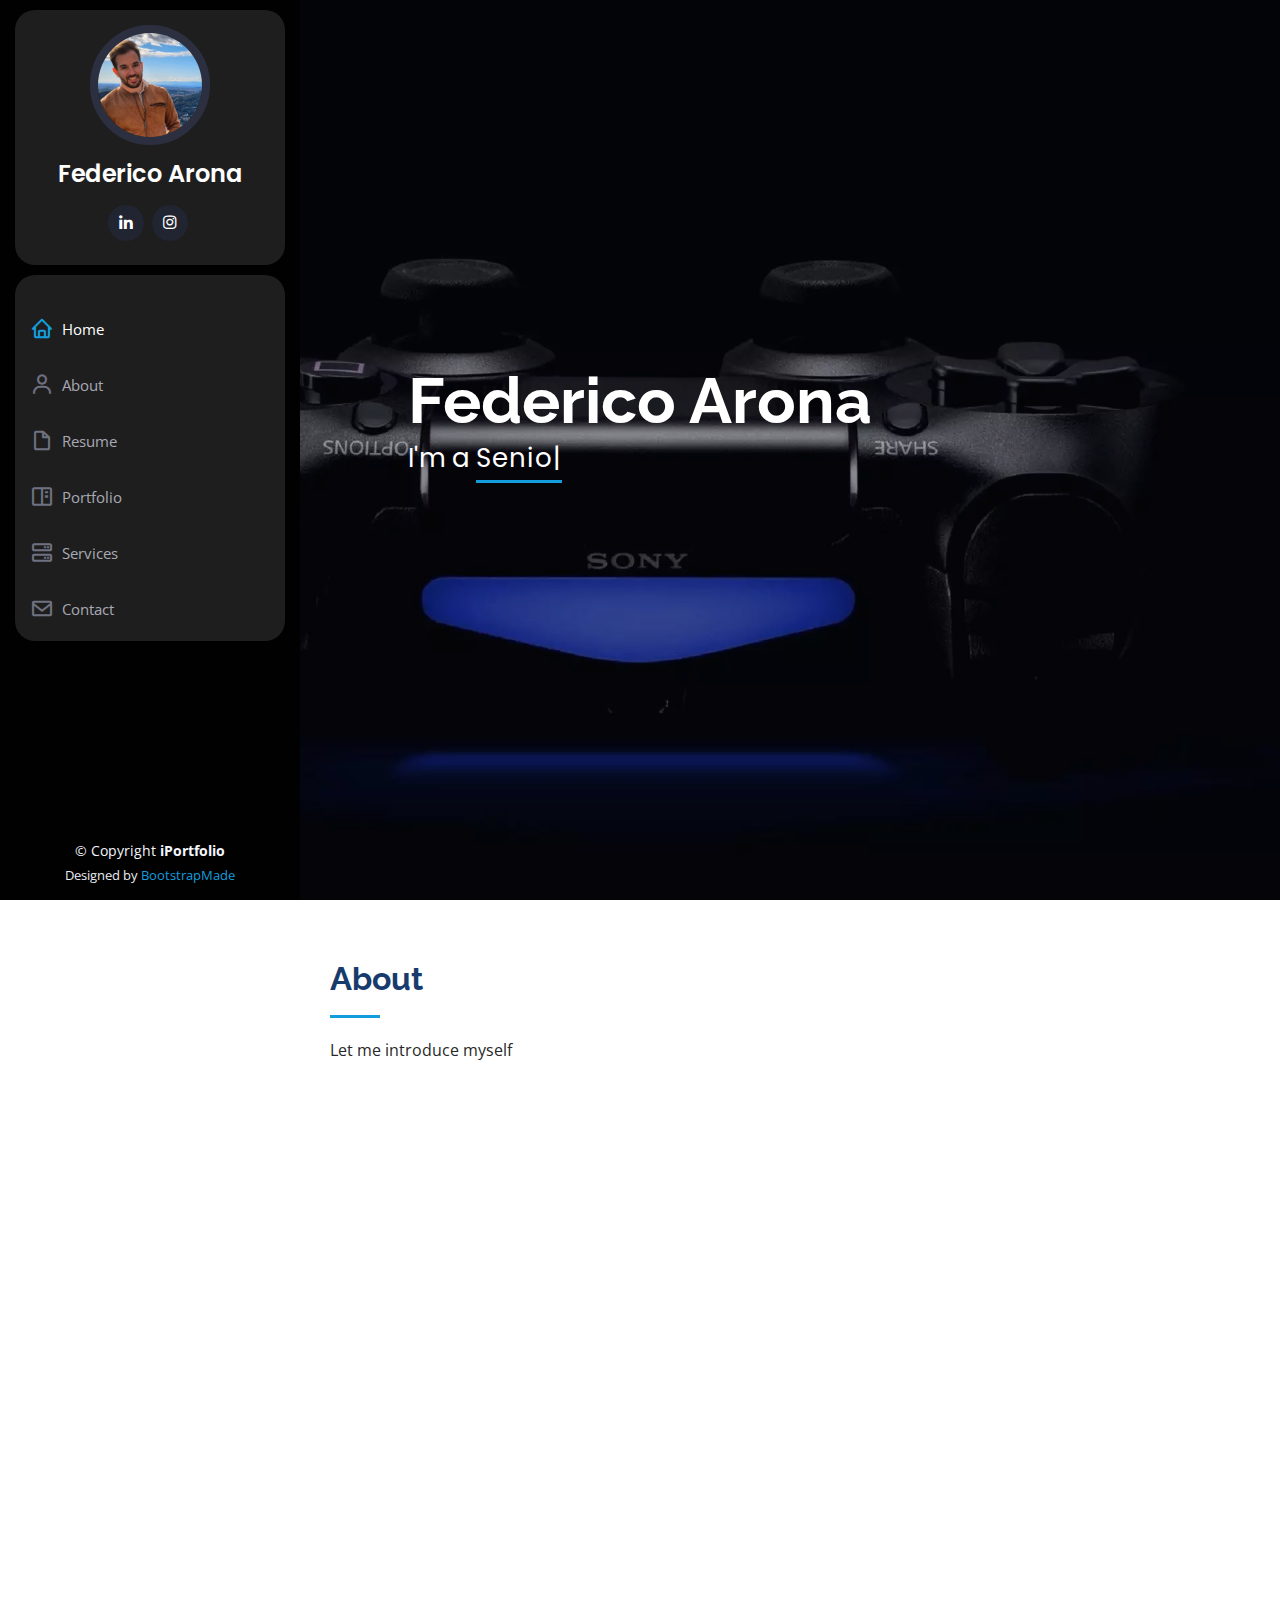
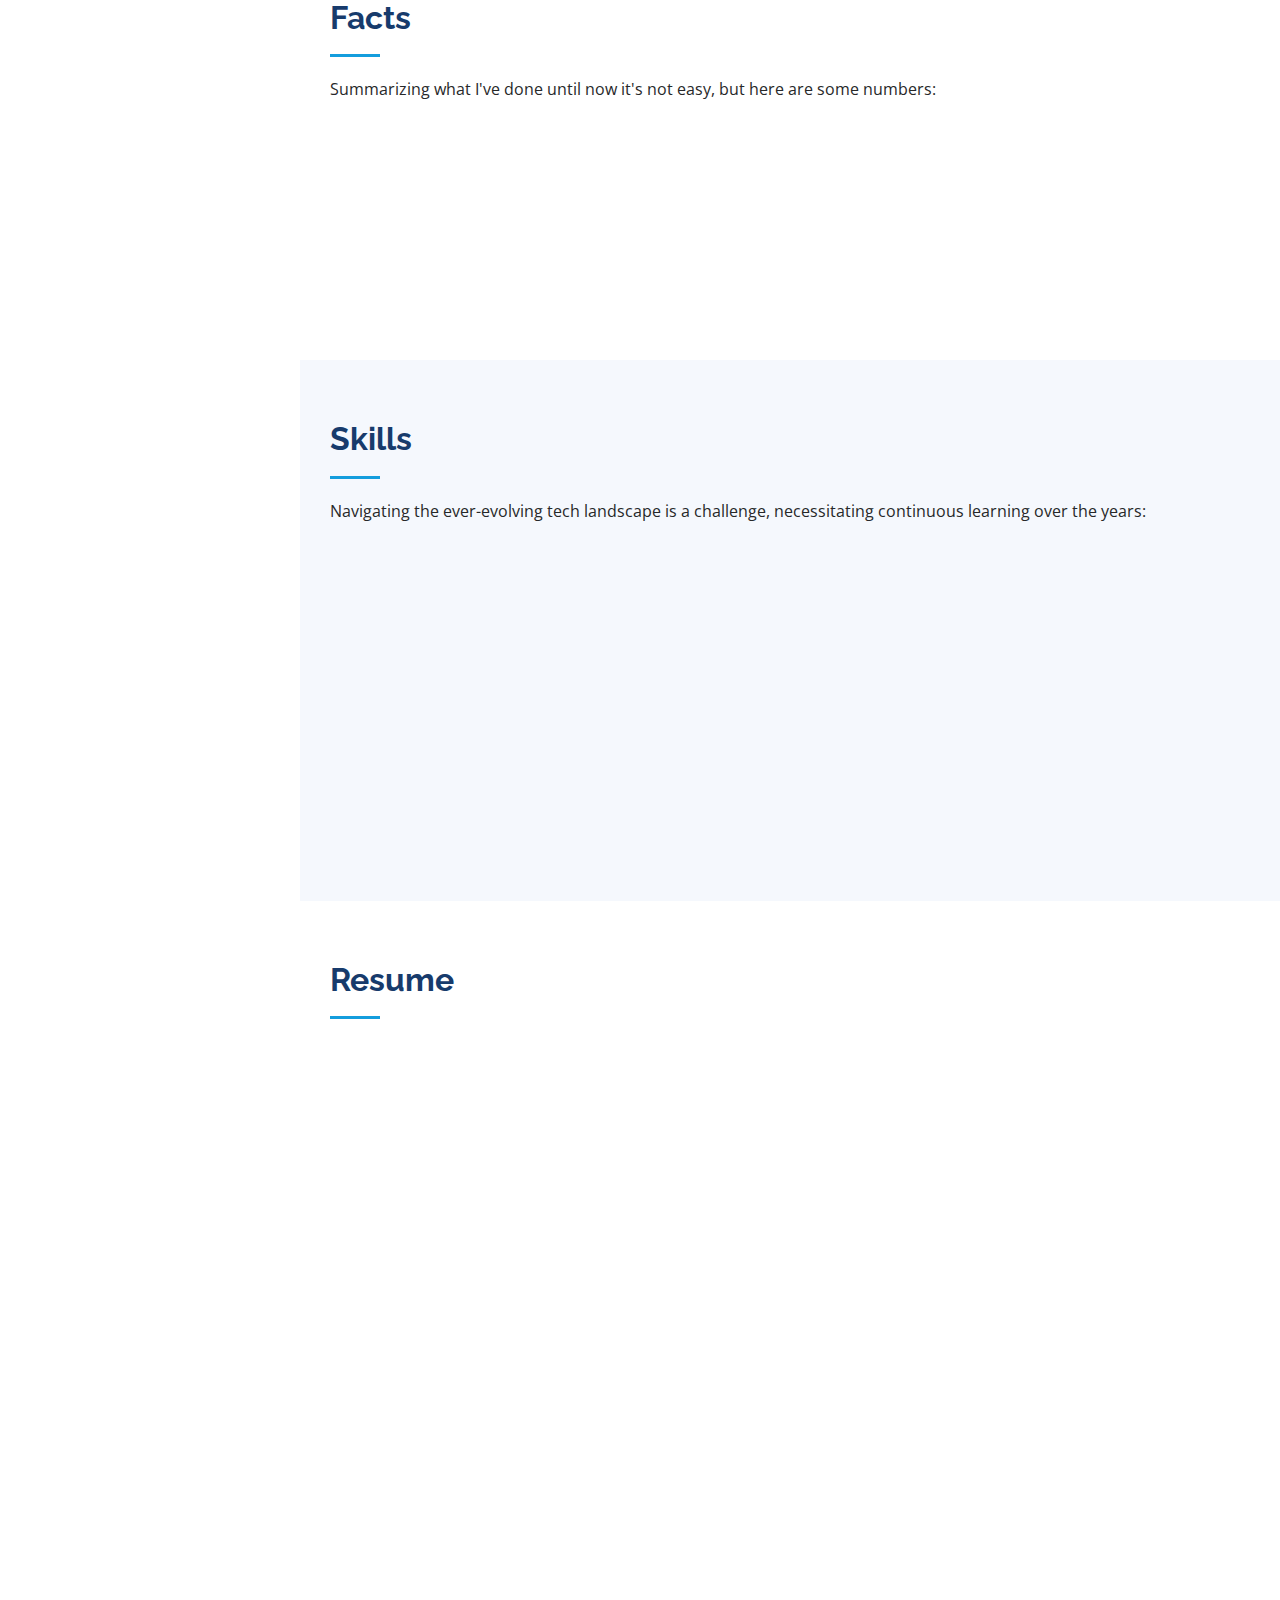
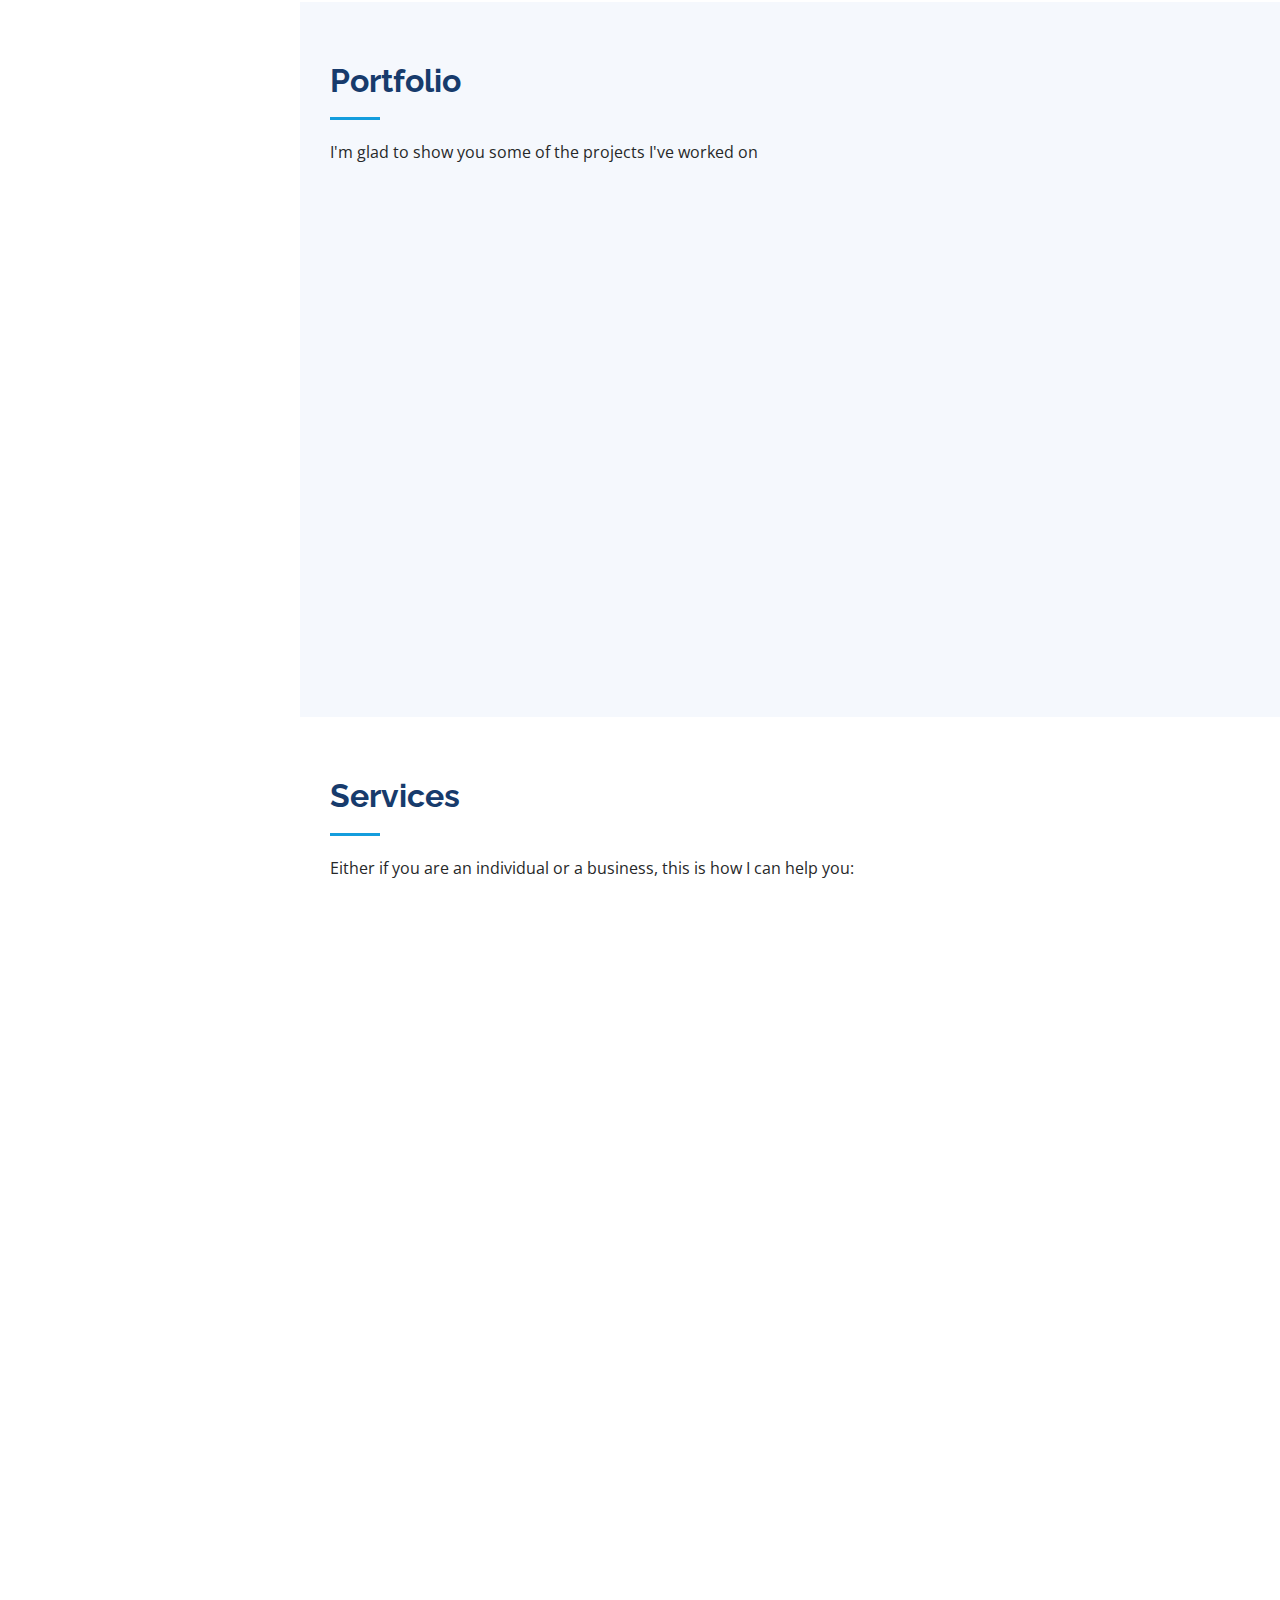
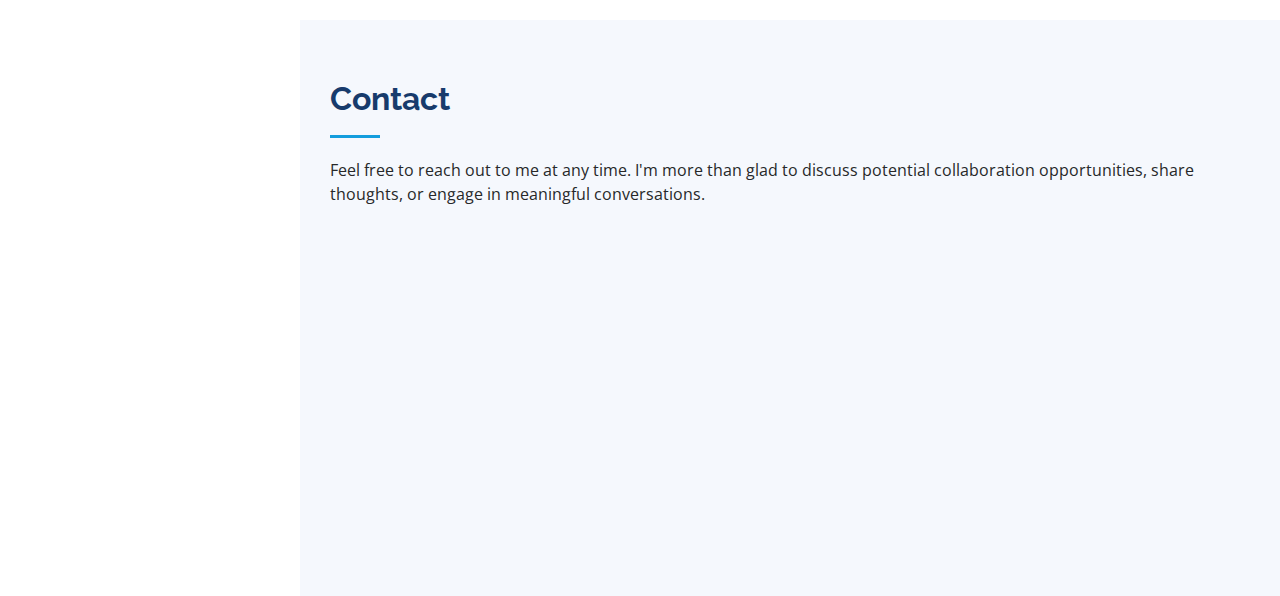
<file: index.html>
<!DOCTYPE html>
<html lang="en">

<head>
  <meta charset="utf-8">
  <meta content="width=device-width, initial-scale=1.0" name="viewport">

  <title>Federico Arona</title>
  <meta content="" name="description">
  <meta content="" name="keywords">

  <!-- Favicons -->
  <link href="assets/img/logo_white_large.png" rel="icon">
  <link href="assets/img/logo_white_large.png" rel="apple-touch-icon">

  <!-- Google Fonts -->
  <link href="https://fonts.googleapis.com/css?family=Open+Sans:300,300i,400,400i,600,600i,700,700i|Raleway:300,300i,400,400i,500,500i,600,600i,700,700i|Poppins:300,300i,400,400i,500,500i,600,600i,700,700i" rel="stylesheet">

  <!-- Vendor CSS Files -->
  <link href="assets/vendor/aos/aos.css" rel="stylesheet">
  <link href="assets/vendor/bootstrap/css/bootstrap.min.css" rel="stylesheet">
  <link href="assets/vendor/bootstrap-icons/bootstrap-icons.css" rel="stylesheet">
  <link href="assets/vendor/boxicons/css/boxicons.min.css" rel="stylesheet">
  <link href="assets/vendor/glightbox/css/glightbox.min.css" rel="stylesheet">
  <link href="assets/vendor/swiper/swiper-bundle.min.css" rel="stylesheet">

  <!-- Template Main CSS File -->
  <link href="assets/css/style.css" rel="stylesheet">

  <!-- =======================================================
  * Template Name: iPortfolio
  * Updated: Jul 27 2023 with Bootstrap v5.3.1
  * Template URL: https://bootstrapmade.com/iportfolio-bootstrap-portfolio-websites-template/
  * Author: BootstrapMade.com
  * License: https://bootstrapmade.com/license/
  ======================================================== -->
</head>

<body>

  <!-- ======= Mobile nav toggle button ======= -->
  <i class="bi bi-list mobile-nav-toggle d-xl-none"></i>

  <!-- ======= Header ======= -->
  <header id="header">
    <div class="d-flex flex-column">

      <div class="profile">
        <img src="assets/img/me.webp" alt="" class="img-fluid rounded-circle">
        <h1 class="text-light"><a href="index.html">Federico Arona</a></h1>
        <div class="social-links mt-3 text-center">
          <!--
          <a href="#" class="twitter"><i class="bx bxl-twitter"></i></a>
          <a href="#" class="facebook"><i class="bx bxl-facebook"></i></a>
          <a href="#" class="google-plus"><i class="bx bxl-skype"></i></a>
          -->
          <a href="https://www.linkedin.com/in/federico-arona-595134163/" class="linkedin"><i class="bx bxl-linkedin"></i></a>
          <a href="https://www.instagram.com/itsfedefico/" class="instagram"><i class="bx bxl-instagram"></i></a>
        </div>          
</br>

      </div>

      <nav id="navbar" class="nav-menu navbar">
        <ul>
          <li><a href="#hero" class="nav-link scrollto active"><i class="bx bx-home"></i> <span>Home</span></a></li>
          <li><a href="#about" class="nav-link scrollto"><i class="bx bx-user"></i> <span>About</span></a></li>
          <li><a href="#resume" class="nav-link scrollto"><i class="bx bx-file-blank"></i> <span>Resume</span></a></li>
          <li><a href="#portfolio" class="nav-link scrollto"><i class="bx bx-book-content"></i> <span>Portfolio</span></a></li>
          <li><a href="#services" class="nav-link scrollto"><i class="bx bx-server"></i> <span>Services</span></a></li>
          <li><a href="#contact" class="nav-link scrollto"><i class="bx bx-envelope"></i> <span>Contact</span></a></li>
        </ul>
      </nav><!-- .nav-menu -->
    </div>
  </header><!-- End Header -->

  <!-- ======= Hero Section ======= -->
  <section id="hero" class="d-flex flex-column justify-content-center align-items-center">
    <div class="hero-container" data-aos="fade-in">
      <h1>Federico Arona</h1>
      <p>I'm a <span class="typed" data-typed-items="Senior Game Engineer, Software Developer, Freelancer"></span></p>
    </div>
  </section><!-- End Hero -->

  <main id="main">

    <!-- ======= About Section ======= -->
    <section id="about" class="about">
      <div class="container">

        <div class="section-title">
          <h2>About</h2>
          <p>
            Let me introduce myself
          </p>
        </div>

        <div class="row">
          <div class="col-lg-4" data-aos="fade-right">
            <img src="assets/img/me.webp" class="img-fluid" alt="">
          </div>
          <div class="col-lg-8 pt-4 pt-lg-0 content" data-aos="fade-left">
            <h3>Unreal Engine Senior Engineer &amp; Software Engineer.</h3>
            <p class="fst-italic">
              I am a dedicated Engineer driven by a passion for crafting elegant code, a relentless curiosity for acquiring new skills, and an unwavering commitment to pursuing my aspirations.
            </p>
            <div class="row">
              <div class="col-lg-6">
                <ul>
                  <li><i class="bi bi-chevron-right"></i> <strong>Birthday:</strong> <span>11 December 1994</span></li>
                  <li><i class="bi bi-chevron-right"></i> <strong>City:</strong> <span>Milan, Italy</span></li>
                </ul>
              </div>
              <div class="col-lg-6">
                <ul>
                  <li><i class="bi bi-chevron-right"></i> <strong>Age:</strong> <span>28</span></li>
                  <li><i class="bi bi-chevron-right"></i> <strong>Email:</strong> <span>federico.arona.94@gmail.com</span></li>
                  <li><i class="bi bi-chevron-right"></i> <strong>Freelance:</strong> <span>Available</span></li>
                </ul>
              </div>
            </div>
            <p>
              6+ years shaping captivating gaming worlds with Unreal Engine 4 and 5. 
            </br>
              Skilled software Engineer versed in state of the art technologies and tools. 
            </br>
              Fluent in C++, Java,
              C#, Python. 
            </br>
              Passionate about innovative, immersive
              experiences
            </p>
          </div>
        </div>

      </div>
    </section><!-- End About Section -->

    <!-- ======= Facts Section ======= -->
    <section id="facts" class="facts">
      <div class="container">

        <div class="section-title">
          <h2>Facts</h2>
          <p>Summarizing what I've done until now it's not easy, but here are some numbers:</p>
        </div>

        <div class="row no-gutters">

          <div class="col-lg-4 col-md-6 d-md-flex align-items-md-stretch" data-aos="fade-up">
            <div class="count-box">
              <i class="bi bi-controller"></i>
              <span data-purecounter-start="0" data-purecounter-end="6" data-purecounter-duration="1" class="purecounter">+</span>
              <p>Years Experience with <strong>Unreal Engine</strong></p>
            </div>
          </div>

          <div class="col-lg-4 col-md-6 d-md-flex align-items-md-stretch" data-aos="fade-up" data-aos-delay="200">
            <div class="count-box">
              <i class="bi bi-laptop"></i>
              <span data-purecounter-start="0" data-purecounter-end="5" data-purecounter-duration="1" class="purecounter"></span>
              <p>Years Experience in <strong>software development</strong> </p>
            </div>
          </div>

          <div class="col-lg-4 col-md-6 d-md-flex align-items-md-stretch" data-aos="fade-up" data-aos-delay="100">
            <div class="count-box">
              <i class="bi bi-journal-richtext"></i>
              <span data-purecounter-start="0" data-purecounter-end="10" data-purecounter-duration="1" class="purecounter"></span>
              <p><strong>Diverse Projects</strong> completed spanning videogames and web apps</p>
            </div>
          </div>

          <!--div class="col-lg-3 col-md-6 d-md-flex align-items-md-stretch" data-aos="fade-up" data-aos-delay="300">
            <div class="count-box">
              <i class="bi bi-tools"></i>
              <span data-purecounter-start="0" data-purecounter-end="20" data-purecounter-duration="1" class="purecounter"></span>
              <p><strong>Languages and Tools</strong> known</p>
            </div>
          </div-->

        </div>

      </div>
    </section><!-- End Facts Section -->

    <!-- ======= Skills Section ======= -->
    <section id="skills" class="skills section-bg">
      <div class="container">

        <div class="section-title">
          <h2>Skills</h2>
          <p>Navigating the ever-evolving tech landscape is a challenge, necessitating continuous learning over the years:</p>
        </div>

        <div class="row skills-content">
          <div class="col-lg-6" data-aos="fade-up" data-aos-delay="100">
            <ul>
              <li><i class="bi bi-laptop"></i>Unreal Engine 4/5 - Unity</li>
              <li><i class="bi bi-laptop"></i>Spring - Laravel</li>
              <li><i class="bi bi-laptop"></i>React - Angular</li>
              <li><i class="bi bi-laptop"></i>MySql/MongoDB Databases</li>
              <li><i class="bi bi-laptop"></i>Cloud Architecture - Microservice Architecture</li>
              <li><i class="bi bi-laptop"></i>Docker - Kubernetes</li>
            </ul>
          </div>
          <div class="col-lg-6" data-aos="fade-up">
            <ul>
              <li><i class="bi bi-code-slash"></i>C/C++</li>
              <li><i class="bi bi-code-slash"></i>Java</li>
              <li><i class="bi bi-code-slash"></i>Python</li>
              <li><i class="bi bi-code-slash"></i>C#</li>
              <li><i class="bi bi-code-slash"></i>TypeScript</li>
              <li><i class="bi bi-code-slash"></i>JavaScript</li>
            </ul>
          </div>
        </div>
      </br>
        </div>

      </div>
    </section><!-- End Skills Section -->

    <!-- ======= Resume Section ======= -->
    <section id="resume" class="resume">
      <div class="container">

        <div class="section-title">
          <h2>Resume</h2>
          <p></p>
        </div>

        <div class="row">
          <div class="col-lg-6" data-aos="fade-up" data-aos-delay="100">
            <h3 class="resume-title">Professional Experience</h3>
            <div class="resume-item">
              <h4>Senior C++ Engineer - Unreal Engine 5</h4>
              <h5>March 2022 - August 2023 </h5>
              <p><em>Star Atlas @ ATMTA</em></p>
              <p>At Star Atlas, I leveraged the power of Unreal Engine 5 to bring to the reality a new massive videogame experience.</p>
              <ul>
                <li>Development of core game functionalities</li>
                <li>Implementation of gameplay abilities using <strong>Gameplay Ability System</strong> </li>
                <li>Implementation of Online Services using Unreal's <strong>Online Service Interface</strong> and <strong>Online Subsystem Interface</strong> (targeting EOS)</li>
                <li>Integration of third-party multiplayer frameworks suchs as <strong>Nakama</strong> and <strong>Colyseus</strong></li>
                <li>Implementation of gameplay multiplayer functionalities handling <strong>replication</strong> and <strong>prediction</strong></li>
                <li>Implementation of social features such as <strong>text chats</strong> and <strong>voice chats</strong></li>
                <li>Led, mentored, and supported junior team members throughout project</li>
              </ul>
              </p>
            </div>

            <div class="resume-item">
              <h4>Game Engineer - Unreal Engine 4</h4>
              <h5>September 2017 - July 2019 | December 2019 - December 2021</h5>
              <p><em>Stormind Games</em></p>
              <p>I worked on the development and shipping of "Remothered: Tormented Fathers", "Remothered: Broken Porcelain" and "Batora: Lost Haven" using Unreal Engine 4.</p>
              <ul>
                <li>Development of core game functionalities such as Gameplay Progression, Save system, Interactions, collectibles.</li>
                <li>Integration with <strong>Steam Online Services</strong></li>
                <li>AI Development using <strong>Behaviour Trees</strong>, <strong>Navigation System</strong>, <strong>AI Perception</strong> and <strong>EQS</strong></li>
                <li><strong>Porting to consoles</strong> (XboxOne, PS4) optimizing code and integrating with Microsoft and Sony SKDs</li>
              </ul>
              </p>
            </div>
            <div class="resume-item">
              <h4>IT Consultant</h4>
              <h5>June 2020 - October 2022</h5>
              <p><em>Logistics Reply, Milan, IT </em></p>
              <p>As an IT Consultant for Logistics Reply I designed, developed and mantained core functionalities using the Java EE suite and many other tools.</p>
              <ul>
                <li>Develop and extend core system features</li>
                <li>Design, implement and mantain RESTful APIs to integrate with external systems</li>
                <li>Implement automated APIs test</li>
              </ul>
              </p>
            </div>
            <div class="resume-item">
              <h4>Freelance Software Engineer</h4>
              <h5>October 2019 - Present</h5>
              <p>Innovative software engineer with expertise in designing and developing complex applications. 
                Proficient in a range of programming languages and technologies, I excel in crafting efficient, scalable, and reliable software solutions</p>
              <ul>
                <li>Collection and systematizion of client requirements and specifications</li>
                <li>Engineering, implementation, and upholding of <strong>MySQL</strong> and <strong>MongoDB</strong> databases</li>
                <li>Development of multiple backend services using <strong>microservices architecture</strong>, queues and REST APIs for microservices communication</li>
                <li>Deploy automation, deploy scripts using <strong>k8s</strong> and <strong>Docker</strong> to cloud services or on-site solutions</li>
                <li>Leader of a team of developers</li>
              </ul>
              </p>
            </div>
          </div>
          
          <div class="col-lg-6" data-aos="fade-up">
            <h3 class="resume-title">Education</h3>
            <div class="resume-item">
              <h4>Bachelor in Informatics Engineering</h4>
              <h5>2014 - 2020</h5>
              <p><em>Università degli Studi di Catania, Catania, IT</em></p>
              <p>University gave me the opportunity to learn a lot of aspects of IT world, giving me a direction to follow to achieve my goals.</p>
              <ul>
                <li>Digital Games Development</li>
                <li>Object Oriented Programming</li>
                <li>Internet Architecture and Web Programming</li>
                <li>Operating Systems</li>
                <li>Electronic Calculators</li>
                <li>Physics</li>
                <li>Mathematical Analysis</li>
              </ul>
            </div>
          </div>
        </div>

      </div>
    </section><!-- End Resume Section -->

    <!-- ======= Portfolio Section ======= -->
    <section id="portfolio" class="portfolio section-bg">
      <div class="container">

        <div class="section-title">
          <h2>Portfolio</h2>
          <p>I'm glad to show you some of the projects I've worked on</p>
        </div>

        <div class="row" data-aos="fade-up">
          <div class="col-lg-12 d-flex justify-content-center">
            <ul id="portfolio-flters">
              <li data-filter="*" class="filter-active">All</li>
              <li data-filter=".filter-videogames">Videogames</li>
              <li data-filter=".filter-app">Web App</li>
            </ul>
          </div>
        </div>

        <div class="row portfolio-container" data-aos="fade-up" data-aos-delay="100">

          <div class="col-lg-4 col-md-6 portfolio-item filter-videogames">
            <div class="portfolio-wrap">
              <img src="assets/img/portfolio/Star-Atlas.webp" class="img-fluid" alt="">
              <div class="portfolio-links">
                <a href="portfolio-details-star-atlas.html" title="More Details"><i class="bx bx-plus"></i></a>
              </div>
            </div>
          </div>

          <div class="col-lg-4 col-md-6 portfolio-item filter-videogames">
            <div class="portfolio-wrap">
              <img src="assets/img/portfolio/remo-tf.jpg" class="img-fluid" alt="">
              <div class="portfolio-links">
                <a href="portfolio-details-remo-tf.html" title="More Details"><i class="bx bx-plus"></i></a>
              </div>
            </div>
          </div>

          <div class="col-lg-4 col-md-6 portfolio-item filter-videogames">
            <div class="portfolio-wrap">
              <img src="assets/img/portfolio/remo-bp.jpg" class="img-fluid" alt="">
              <div class="portfolio-links">
                <a href="portfolio-details-remo-bp.html" title="More Details"><i class="bx bx-plus"></i></a>
              </div>
            </div>
          </div>

          <div class="col-lg-4 col-md-6 portfolio-item filter-videogames">
            <div class="portfolio-wrap">
              <img src="assets/img/portfolio/batora.jpg" class="img-fluid" alt="">
              <div class="portfolio-links">
                <a href="portfolio-details-batora.html" title="More Details"><i class="bx bx-plus"></i></a>
              </div>
            </div>
          </div>

          <div class="col-lg-4 col-md-6 portfolio-item filter-app">
            <div class="portfolio-wrap">
              <img src="assets/img/portfolio/mrm.png" class="img-fluid" alt="">
              <div class="portfolio-links">
                <a href="portfolio-details-mrm.html" title="More Details"><i class="bx bx-plus"></i></a>
              </div>
            </div>
          </div>
         
          <div class="col-lg-4 col-md-6 portfolio-item filter-app">
            <div class="portfolio-wrap">
              <img src="assets/img/portfolio/selectic.png" class="img-fluid" alt="">
              <div class="portfolio-links">
                <a href="portfolio-details-selectic.html" title="More Details"><i class="bx bx-plus"></i></a>
              </div>
            </div>
          </div>

        </div>

      </div>
    </section><!-- End Portfolio Section -->

    <!-- ======= Services Section ======= -->
    <section id="services" class="services">
      <div class="container">

        <div class="section-title">
          <h2>Services</h2>
          <p>Either if you are an individual or a business, this is how I can help you:</p>
        </div>

        <div class="row">
          <div class="col-lg-6 col-md-6 icon-box" data-aos="fade-up">
            <div class="icon"><i class="bi bi-briefcase"></i></div>
            <h4 class="title"><a href="">Consultation and Solution Design</a></h4>
            <p class="description">Harness my expertise in the tech industry to elevate your business's digital strategies. 
              I offer comprehensive consultations to understand your unique needs and design solutions that align with your goals. 
            </p>
          </div>
          <div class="col-lg-6 col-md-6 icon-box" data-aos="fade-up" data-aos-delay="100">
            <div class="icon"><i class="bi bi-card-checklist"></i></div>
            <h4 class="title"><a href="">Custom Software Development</a></h4>
            <p class="description">Transform your ideas into reality with custom software solutions. 
              Whether you're envisioning a captivating game or a streamlined web app, my experience in game development and web application 
              creation ensures that your project is crafted to meet your specific requirements.</p>
          </div>
          <div class="col-lg-6 col-md-6 icon-box" data-aos="fade-up" data-aos-delay="200">
            <div class="icon"><i class="bi bi-bar-chart"></i></div>
            <h4 class="title"><a href="">Project Management and Agile Implementation</a></h4>
            <p class="description">Navigate the complexities of project management with confidence. Let me guide you through the project lifecycle, from meticulous planning and scope definition to agile implementation and on-time delivery.</p>
          </div>
          <div class="col-lg-6 col-md-6 icon-box" data-aos="fade-up" data-aos-delay="300">
            <div class="icon"><i class="bi bi-binoculars"></i></div>
            <h4 class="title"><a href="">Digital Transformation Strategy</a></h4>
            <p class="description">Embrace the future with robust digital transformation strategies. My deep understanding of technology trends allows me to assist your business in adopting cutting-edge tools, migrating legacy systems, and executing solutions that align with your long-term growth objectives.</p>
          </div>
          <div class="col-lg-6 col-md-6 icon-box" data-aos="fade-up" data-aos-delay="400">
            <div class="icon"><i class="bi bi-brightness-high"></i></div>
            <h4 class="title"><a href="">Interactive Mockup Design</a></h4>
            <p class="description">Visualize your ideas with interactive mockups created through my company. With a deep understanding of user experience and design principles, I can transform your concepts into clickable prototypes. Whether for apps, websites, or software, these mockups provide a tangible preview of your vision.</p>
          </div>
         
        </div>

      </div>
    </section><!-- End Services Section -->

    <!-- ======= Contact Section ======= -->
    <section id="contact" class="contact section-bg">
      <div class="container">

        <div class="section-title">
          <h2>Contact</h2>
          <p>Feel free to reach out to me at any time. I'm more than glad to discuss potential collaboration opportunities, share thoughts, or engage in meaningful conversations.</p>
        </div>

        <div class="row" data-aos="fade-in">

          <div class="col-lg-5 d-flex align-items-stretch">
            <div class="info">
              <div class="address">
                <i class="bi bi-geo-alt"></i>
                <h4>Location:</h4>
                <p>Milan, Italy</p>
              </div>

              <div class="email">
                <i class="bi bi-envelope"></i>
                <h4>Email:</h4>
                <p>federico.arona.94@gmail.com</p>
              </div>
            </div>
          </div>
        </div>
      </div>
    </section><!-- End Contact Section -->

  </main><!-- End #main -->

  <!-- ======= Footer ======= -->
  <footer id="footer">
    <div class="container">
      <div class="copyright">
        &copy; Copyright <strong><span>iPortfolio</span></strong>
      </div>
      <div class="credits">
        <!-- All the links in the footer should remain intact. -->
        <!-- You can delete the links only if you purchased the pro version. -->
        <!-- Licensing information: https://bootstrapmade.com/license/ -->
        <!-- Purchase the pro version with working PHP/AJAX contact form: https://bootstrapmade.com/iportfolio-bootstrap-portfolio-websites-template/ -->
        Designed by <a href="https://bootstrapmade.com/">BootstrapMade</a>
      </div>
    </div>
  </footer><!-- End  Footer -->

  <a href="#" class="back-to-top d-flex align-items-center justify-content-center"><i class="bi bi-arrow-up-short"></i></a>

  <!-- Vendor JS Files -->
  <script src="assets/vendor/purecounter/purecounter_vanilla.js"></script>
  <script src="assets/vendor/aos/aos.js"></script>
  <script src="assets/vendor/bootstrap/js/bootstrap.bundle.min.js"></script>
  <script src="assets/vendor/glightbox/js/glightbox.min.js"></script>
  <script src="assets/vendor/isotope-layout/isotope.pkgd.min.js"></script>
  <script src="assets/vendor/swiper/swiper-bundle.min.js"></script>
  <script src="assets/vendor/typed.js/typed.umd.js"></script>
  <script src="assets/vendor/waypoints/noframework.waypoints.js"></script>
  <script src="assets/vendor/php-email-form/validate.js"></script>

  <!-- Template Main JS File -->
  <script src="assets/js/main.js"></script>

</body>

</html>
</file>
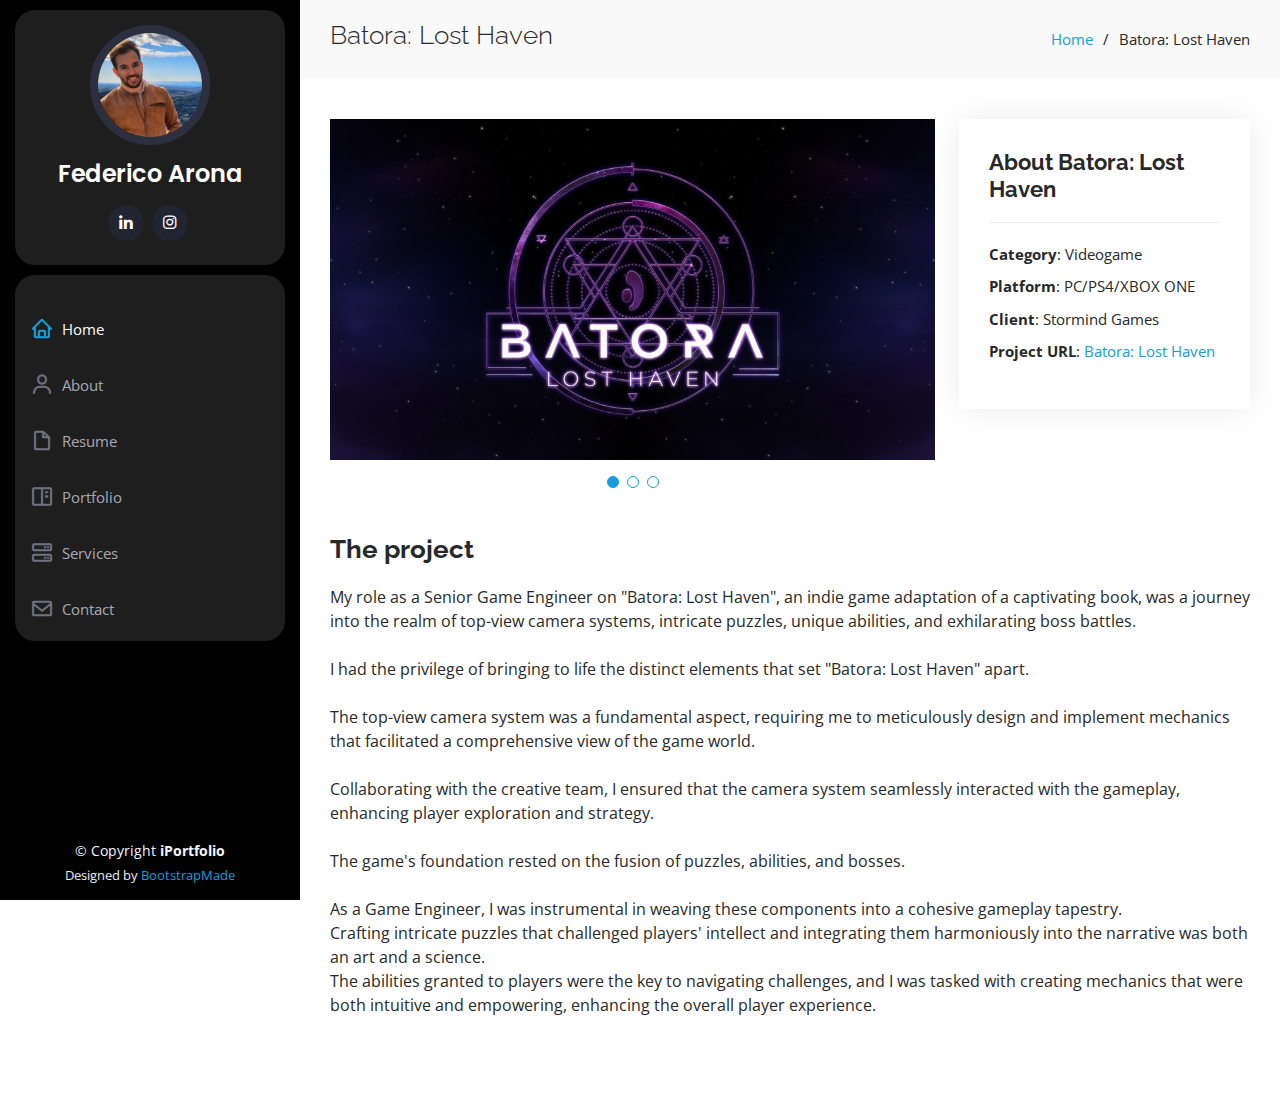
<file: portfolio-details-batora.html>
<!DOCTYPE html>
<html lang="en">

<head>
  <meta charset="utf-8">
  <meta content="width=device-width, initial-scale=1.0" name="viewport">

  <title>Portfolio Details - Batora: Lost Haven</title>
  <meta content="" name="description">
  <meta content="" name="keywords">

  <!-- Favicons -->
  <link href="assets/img/logo_white_large.png" rel="icon">
  <link href="assets/img/logo_white_large.png" rel="apple-touch-icon">

  <!-- Google Fonts -->
  <link href="https://fonts.googleapis.com/css?family=Open+Sans:300,300i,400,400i,600,600i,700,700i|Raleway:300,300i,400,400i,500,500i,600,600i,700,700i|Poppins:300,300i,400,400i,500,500i,600,600i,700,700i" rel="stylesheet">

  <!-- Vendor CSS Files -->
  <link href="assets/vendor/aos/aos.css" rel="stylesheet">
  <link href="assets/vendor/bootstrap/css/bootstrap.min.css" rel="stylesheet">
  <link href="assets/vendor/bootstrap-icons/bootstrap-icons.css" rel="stylesheet">
  <link href="assets/vendor/boxicons/css/boxicons.min.css" rel="stylesheet">
  <link href="assets/vendor/glightbox/css/glightbox.min.css" rel="stylesheet">
  <link href="assets/vendor/swiper/swiper-bundle.min.css" rel="stylesheet">

  <!-- Template Main CSS File -->
  <link href="assets/css/style.css" rel="stylesheet">

  <!-- =======================================================
  * Template Name: iPortfolio
  * Updated: Jul 27 2023 with Bootstrap v5.3.1
  * Template URL: https://bootstrapmade.com/iportfolio-bootstrap-portfolio-websites-template/
  * Author: BootstrapMade.com
  * License: https://bootstrapmade.com/license/
  ======================================================== -->
</head>

<body>

  <!-- ======= Mobile nav toggle button ======= -->
  <i class="bi bi-list mobile-nav-toggle d-xl-none"></i>

  <!-- ======= Header ======= -->
  <header id="header">
    <div class="d-flex flex-column">

      <div class="profile">
        <img src="assets/img/me.webp" alt="" class="img-fluid rounded-circle">
        <h1 class="text-light"><a href="index.html">Federico Arona</a></h1>
        <div class="social-links mt-3 text-center">
          <a href="https://www.linkedin.com/in/federico-arona-595134163/" class="linkedin"><i class="bx bxl-linkedin"></i></a>
          <a href="https://www.instagram.com/itsfedefico/" class="instagram"><i class="bx bxl-instagram"></i></a>
        </div>          
</br>

      </div>

      <nav id="navbar" class="nav-menu navbar">
        <ul>
          <li><a href="index.html#hero" class="nav-link scrollto active"><i class="bx bx-home"></i> <span>Home</span></a></li>
          <li><a href="index.html#about" class="nav-link scrollto"><i class="bx bx-user"></i> <span>About</span></a></li>
          <li><a href="index.html#resume" class="nav-link scrollto"><i class="bx bx-file-blank"></i> <span>Resume</span></a></li>
          <li><a href="index.html#portfolio" class="nav-link scrollto"><i class="bx bx-book-content"></i> <span>Portfolio</span></a></li>
          <li><a href="index.html#services" class="nav-link scrollto"><i class="bx bx-server"></i> <span>Services</span></a></li>
          <li><a href="index.html#contact" class="nav-link scrollto"><i class="bx bx-envelope"></i> <span>Contact</span></a></li>
        </ul>
      </nav><!-- .nav-menu -->
    </div>
  </header><!-- End Header -->

  <main id="main">

    <!-- ======= Breadcrumbs ======= -->
    <section id="breadcrumbs" class="breadcrumbs">
      <div class="container">

        <div class="d-flex justify-content-between align-items-center">
          <h2>Batora: Lost Haven</h2>
          <ol>
            <li><a href="index.html">Home</a></li>
            <li>Batora: Lost Haven</li>
          </ol>
        </div>

      </div>
    </section><!-- End Breadcrumbs -->

    <!-- ======= Portfolio Details Section ======= -->
    <section id="portfolio-details" class="portfolio-details">
      <div class="container">

        <div class="row gy-4">

          <div class="col-lg-8">
            <div class="portfolio-details-slider swiper">
              <div class="swiper-wrapper align-items-center">

                <div class="swiper-slide">
                  <img src="assets/img/portfolio/portfolio-details-ba-1.jpg" alt="">
                </div>

                <div class="swiper-slide">
                  <img src="assets/img/portfolio/portfolio-details-ba-2.jpg" alt="">
                </div>

                <div class="swiper-slide">
                  <img src="assets/img/portfolio/portfolio-details-ba-3.jpg" alt="">
                </div>

              </div>
              <div class="swiper-pagination"></div>
            </div>
          </div>

          <div class="col-lg-4">
            <div class="portfolio-info">
              <h3>About Batora: Lost Haven</h3>
              <ul>
                <li><strong>Category</strong>: Videogame</li>
                <li><strong>Platform</strong>: PC/PS4/XBOX ONE</li>
                <li><strong>Client</strong>: Stormind Games</li>
                <li><strong>Project URL</strong>: <a href="https://www.batora.game/">Batora: Lost Haven</a></li>
              </ul>
            </div>
            
          </div>

        </div>

        <div class="portfolio-description">
          <h2>The project</h2>
          <p>
            My role as a Senior Game Engineer on "Batora: Lost Haven", an indie game adaptation of a captivating book, was a journey into the realm of top-view camera systems, intricate puzzles, unique abilities, and exhilarating boss battles. 

          </br></br>

          I had the privilege of bringing to life the distinct elements that set "Batora: Lost Haven" apart. 
        </br></br>
          The top-view camera system was a fundamental aspect, requiring me to meticulously design and implement mechanics that 
          facilitated a comprehensive view of the game world.
        </br></br> 
          Collaborating with the creative team, I ensured that the camera system seamlessly interacted with the gameplay, 
          enhancing player exploration and strategy.
        </br></br>
        The game's foundation rested on the fusion of puzzles, abilities, and bosses. 
      </br></br>
        As a Game Engineer, I was instrumental in weaving these components into a cohesive gameplay tapestry. 
      </br>
        Crafting intricate puzzles that challenged players' intellect and integrating them harmoniously into the narrative 
        was both an art and a science. 
      </br>
      The abilities granted to players were the key to navigating challenges, and I was tasked with creating mechanics that were both intuitive and empowering, enhancing the overall player experience.
          </p>
        </div>

      </div>
    </section><!-- End Portfolio Details Section -->

  </main><!-- End #main -->

  <!-- ======= Footer ======= -->
  <footer id="footer">
    <div class="container">
      <div class="copyright">
        &copy; Copyright <strong><span>iPortfolio</span></strong>
      </div>
      <div class="credits">
        <!-- All the links in the footer should remain intact. -->
        <!-- You can delete the links only if you purchased the pro version. -->
        <!-- Licensing information: https://bootstrapmade.com/license/ -->
        <!-- Purchase the pro version with working PHP/AJAX contact form: https://bootstrapmade.com/iportfolio-bootstrap-portfolio-websites-template/ -->
        Designed by <a href="https://bootstrapmade.com/">BootstrapMade</a>
      </div>
    </div>
  </footer><!-- End  Footer -->

  <a href="#" class="back-to-top d-flex align-items-center justify-content-center"><i class="bi bi-arrow-up-short"></i></a>

  <!-- Vendor JS Files -->
  <script src="assets/vendor/purecounter/purecounter_vanilla.js"></script>
  <script src="assets/vendor/aos/aos.js"></script>
  <script src="assets/vendor/bootstrap/js/bootstrap.bundle.min.js"></script>
  <script src="assets/vendor/glightbox/js/glightbox.min.js"></script>
  <script src="assets/vendor/isotope-layout/isotope.pkgd.min.js"></script>
  <script src="assets/vendor/swiper/swiper-bundle.min.js"></script>
  <script src="assets/vendor/typed.js/typed.umd.js"></script>
  <script src="assets/vendor/waypoints/noframework.waypoints.js"></script>
  <script src="assets/vendor/php-email-form/validate.js"></script>

  <!-- Template Main JS File -->
  <script src="assets/js/main.js"></script>

</body>

</html>
</file>
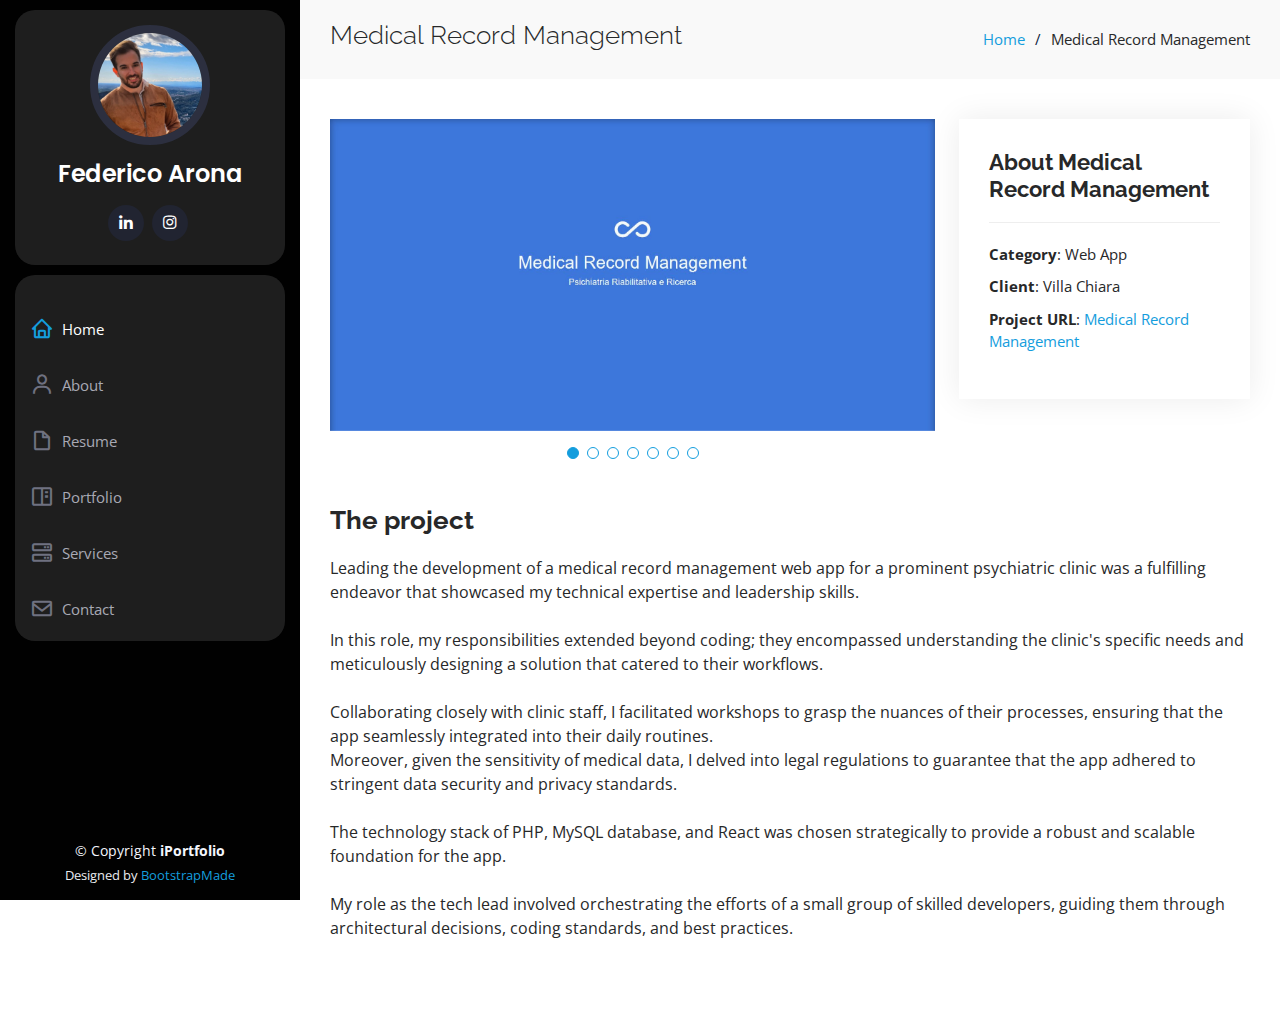
<file: portfolio-details-mrm.html>
<!DOCTYPE html>
<html lang="en">

<head>
  <meta charset="utf-8">
  <meta content="width=device-width, initial-scale=1.0" name="viewport">

  <title>Portfolio Details - Medical Record Management</title>
  <meta content="" name="description">
  <meta content="" name="keywords">

  <!-- Favicons -->
  <link href="assets/img/logo_white_large.png" rel="icon">
  <link href="assets/img/logo_white_large.png" rel="apple-touch-icon">

  <!-- Google Fonts -->
  <link href="https://fonts.googleapis.com/css?family=Open+Sans:300,300i,400,400i,600,600i,700,700i|Raleway:300,300i,400,400i,500,500i,600,600i,700,700i|Poppins:300,300i,400,400i,500,500i,600,600i,700,700i" rel="stylesheet">

  <!-- Vendor CSS Files -->
  <link href="assets/vendor/aos/aos.css" rel="stylesheet">
  <link href="assets/vendor/bootstrap/css/bootstrap.min.css" rel="stylesheet">
  <link href="assets/vendor/bootstrap-icons/bootstrap-icons.css" rel="stylesheet">
  <link href="assets/vendor/boxicons/css/boxicons.min.css" rel="stylesheet">
  <link href="assets/vendor/glightbox/css/glightbox.min.css" rel="stylesheet">
  <link href="assets/vendor/swiper/swiper-bundle.min.css" rel="stylesheet">

  <!-- Template Main CSS File -->
  <link href="assets/css/style.css" rel="stylesheet">

  <!-- =======================================================
  * Template Name: iPortfolio
  * Updated: Jul 27 2023 with Bootstrap v5.3.1
  * Template URL: https://bootstrapmade.com/iportfolio-bootstrap-portfolio-websites-template/
  * Author: BootstrapMade.com
  * License: https://bootstrapmade.com/license/
  ======================================================== -->
</head>

<body>

  <!-- ======= Mobile nav toggle button ======= -->
  <i class="bi bi-list mobile-nav-toggle d-xl-none"></i>

  <!-- ======= Header ======= -->
  <header id="header">
    <div class="d-flex flex-column">

      <div class="profile">
        <img src="assets/img/me.webp" alt="" class="img-fluid rounded-circle">
        <h1 class="text-light"><a href="index.html">Federico Arona</a></h1>
        <div class="social-links mt-3 text-center">
          <a href="https://www.linkedin.com/in/federico-arona-595134163/" class="linkedin"><i class="bx bxl-linkedin"></i></a>
          <a href="https://www.instagram.com/itsfedefico/" class="instagram"><i class="bx bxl-instagram"></i></a>
        </div>          
</br>

      </div>

      <nav id="navbar" class="nav-menu navbar">
        <ul>
          <li><a href="index.html#hero" class="nav-link scrollto active"><i class="bx bx-home"></i> <span>Home</span></a></li>
          <li><a href="index.html#about" class="nav-link scrollto"><i class="bx bx-user"></i> <span>About</span></a></li>
          <li><a href="index.html#resume" class="nav-link scrollto"><i class="bx bx-file-blank"></i> <span>Resume</span></a></li>
          <li><a href="index.html#portfolio" class="nav-link scrollto"><i class="bx bx-book-content"></i> <span>Portfolio</span></a></li>
          <li><a href="index.html#services" class="nav-link scrollto"><i class="bx bx-server"></i> <span>Services</span></a></li>
          <li><a href="index.html#contact" class="nav-link scrollto"><i class="bx bx-envelope"></i> <span>Contact</span></a></li>
        </ul>
      </nav><!-- .nav-menu -->
    </div>
  </header><!-- End Header -->

  <main id="main">

    <!-- ======= Breadcrumbs ======= -->
    <section id="breadcrumbs" class="breadcrumbs">
      <div class="container">

        <div class="d-flex justify-content-between align-items-center">
          <h2>Medical Record Management</h2>
          <ol>
            <li><a href="index.html">Home</a></li>
            <li>Medical Record Management</li>
          </ol>
        </div>

      </div>
    </section><!-- End Breadcrumbs -->

    <!-- ======= Portfolio Details Section ======= -->
    <section id="portfolio-details" class="portfolio-details">
      <div class="container">

        <div class="row gy-4">

          <div class="col-lg-8">
            <div class="portfolio-details-slider swiper">
              <div class="swiper-wrapper align-items-center">

                <div class="swiper-slide">
                  <img src="assets/img/portfolio/portfolio-details-mrm-1.jpg" alt="">
                </div>

                <div class="swiper-slide">
                  <img src="assets/img/portfolio/portfolio-details-mrm-2.png" alt="">
                </div>

                <div class="swiper-slide">
                  <img src="assets/img/portfolio/portfolio-details-mrm-3.png" alt="">
                </div>
                
                <div class="swiper-slide">
                  <img src="assets/img/portfolio/portfolio-details-mrm-4.png" alt="">
                </div>
                
                <div class="swiper-slide">
                  <img src="assets/img/portfolio/portfolio-details-mrm-5.png" alt="">
                </div>

                <div class="swiper-slide">
                  <img src="assets/img/portfolio/portfolio-details-mrm-6.png" alt="">
                </div>

                <div class="swiper-slide">
                  <img src="assets/img/portfolio/portfolio-details-mrm-7.png" alt="">
                </div>

              </div>
              <div class="swiper-pagination"></div>
            </div>
          </div>

          <div class="col-lg-4">
            <div class="portfolio-info">
              <h3>About Medical Record Management</h3>
              <ul>
                <li><strong>Category</strong>: Web App</li>
                <li><strong>Client</strong>: Villa Chiara</li>
                <li><strong>Project URL</strong>: <a href="http://mrmfrontend.herokuapp.com/">Medical Record Management</a></li>
              </ul>
            </div>

          </div>

        </div>

        <div class="portfolio-description">
          <h2>The project</h2>
          <p>
            Leading the development of a medical record management web app for a prominent psychiatric clinic 
            was a fulfilling endeavor that showcased my technical expertise and leadership skills. 
          </br></br>
          In this role, my responsibilities extended beyond coding; 
          they encompassed understanding the clinic's specific needs and meticulously designing a 
          solution that catered to their workflows.
        </br></br>
          Collaborating closely with clinic staff, I facilitated workshops to grasp the nuances of their processes, 
          ensuring that the app seamlessly integrated into their daily routines. 
        </br>
          Moreover, given the sensitivity of medical data, I delved into legal regulations to guarantee that the app adhered to stringent data security and privacy standards.
        </br></br>
          The technology stack of PHP, MySQL database, and React was chosen strategically 
          to provide a robust and scalable foundation for the app. 
        </br></br>
          My role as the tech lead involved orchestrating the efforts of a small group of skilled developers, 
          guiding them through architectural decisions, coding standards, and best practices. 
          </p>
        </div>

      </div>
    </section><!-- End Portfolio Details Section -->

  </main><!-- End #main -->

  <!-- ======= Footer ======= -->
  <footer id="footer">
    <div class="container">
      <div class="copyright">
        &copy; Copyright <strong><span>iPortfolio</span></strong>
      </div>
      <div class="credits">
        <!-- All the links in the footer should remain intact. -->
        <!-- You can delete the links only if you purchased the pro version. -->
        <!-- Licensing information: https://bootstrapmade.com/license/ -->
        <!-- Purchase the pro version with working PHP/AJAX contact form: https://bootstrapmade.com/iportfolio-bootstrap-portfolio-websites-template/ -->
        Designed by <a href="https://bootstrapmade.com/">BootstrapMade</a>
      </div>
    </div>
  </footer><!-- End  Footer -->

  <a href="#" class="back-to-top d-flex align-items-center justify-content-center"><i class="bi bi-arrow-up-short"></i></a>

  <!-- Vendor JS Files -->
  <script src="assets/vendor/purecounter/purecounter_vanilla.js"></script>
  <script src="assets/vendor/aos/aos.js"></script>
  <script src="assets/vendor/bootstrap/js/bootstrap.bundle.min.js"></script>
  <script src="assets/vendor/glightbox/js/glightbox.min.js"></script>
  <script src="assets/vendor/isotope-layout/isotope.pkgd.min.js"></script>
  <script src="assets/vendor/swiper/swiper-bundle.min.js"></script>
  <script src="assets/vendor/typed.js/typed.umd.js"></script>
  <script src="assets/vendor/waypoints/noframework.waypoints.js"></script>
  <script src="assets/vendor/php-email-form/validate.js"></script>

  <!-- Template Main JS File -->
  <script src="assets/js/main.js"></script>

</body>

</html>
</file>
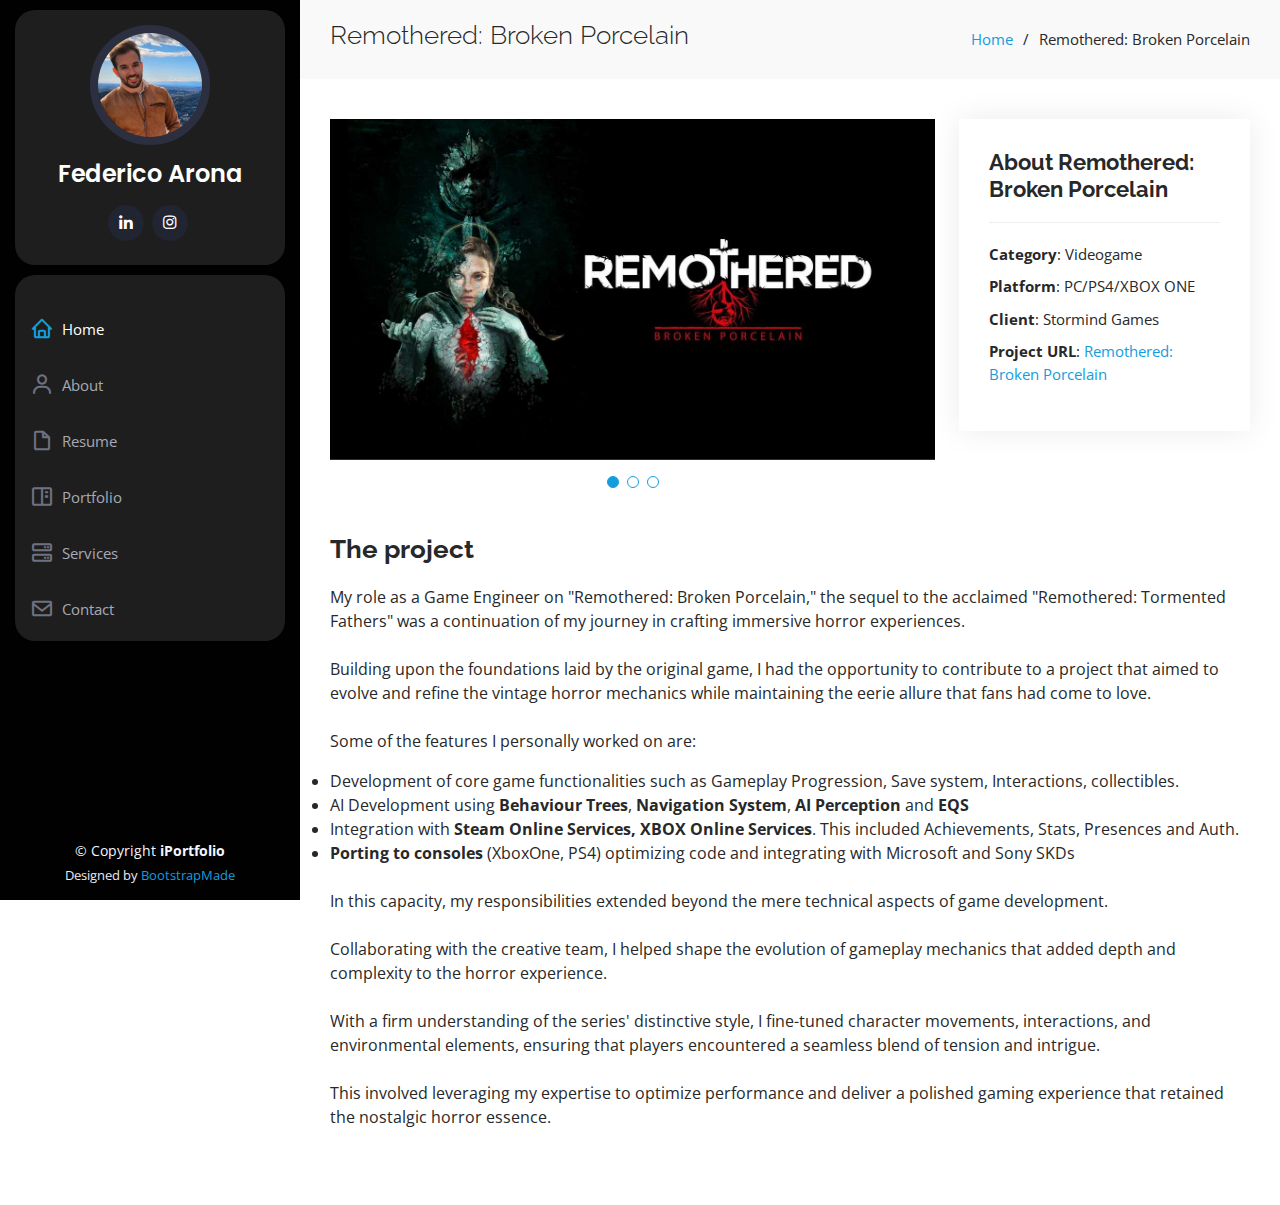
<file: portfolio-details-remo-bp.html>
<!DOCTYPE html>
<html lang="en">

<head>
  <meta charset="utf-8">
  <meta content="width=device-width, initial-scale=1.0" name="viewport">

  <title>Portfolio Details - Remothered: Broken Porcelain</title>
  <meta content="" name="description">
  <meta content="" name="keywords">

  <!-- Favicons -->
  <link href="assets/img/logo_white_large.png" rel="icon">
  <link href="assets/img/logo_white_large.png" rel="apple-touch-icon">

  <!-- Google Fonts -->
  <link href="https://fonts.googleapis.com/css?family=Open+Sans:300,300i,400,400i,600,600i,700,700i|Raleway:300,300i,400,400i,500,500i,600,600i,700,700i|Poppins:300,300i,400,400i,500,500i,600,600i,700,700i" rel="stylesheet">

  <!-- Vendor CSS Files -->
  <link href="assets/vendor/aos/aos.css" rel="stylesheet">
  <link href="assets/vendor/bootstrap/css/bootstrap.min.css" rel="stylesheet">
  <link href="assets/vendor/bootstrap-icons/bootstrap-icons.css" rel="stylesheet">
  <link href="assets/vendor/boxicons/css/boxicons.min.css" rel="stylesheet">
  <link href="assets/vendor/glightbox/css/glightbox.min.css" rel="stylesheet">
  <link href="assets/vendor/swiper/swiper-bundle.min.css" rel="stylesheet">

  <!-- Template Main CSS File -->
  <link href="assets/css/style.css" rel="stylesheet">

  <!-- =======================================================
  * Template Name: iPortfolio
  * Updated: Jul 27 2023 with Bootstrap v5.3.1
  * Template URL: https://bootstrapmade.com/iportfolio-bootstrap-portfolio-websites-template/
  * Author: BootstrapMade.com
  * License: https://bootstrapmade.com/license/
  ======================================================== -->
</head>

<body>

  <!-- ======= Mobile nav toggle button ======= -->
  <i class="bi bi-list mobile-nav-toggle d-xl-none"></i>

  <!-- ======= Header ======= -->
  <header id="header">
    <div class="d-flex flex-column">

      <div class="profile">
        <img src="assets/img/me.webp" alt="" class="img-fluid rounded-circle">
        <h1 class="text-light"><a href="index.html">Federico Arona</a></h1>
        <div class="social-links mt-3 text-center">
          <a href="https://www.linkedin.com/in/federico-arona-595134163/" class="linkedin"><i class="bx bxl-linkedin"></i></a>
          <a href="https://www.instagram.com/itsfedefico/" class="instagram"><i class="bx bxl-instagram"></i></a>
        </div>          
</br>

      </div>

      <nav id="navbar" class="nav-menu navbar">
        <ul>
          <li><a href="index.html#hero" class="nav-link scrollto active"><i class="bx bx-home"></i> <span>Home</span></a></li>
          <li><a href="index.html#about" class="nav-link scrollto"><i class="bx bx-user"></i> <span>About</span></a></li>
          <li><a href="index.html#resume" class="nav-link scrollto"><i class="bx bx-file-blank"></i> <span>Resume</span></a></li>
          <li><a href="index.html#portfolio" class="nav-link scrollto"><i class="bx bx-book-content"></i> <span>Portfolio</span></a></li>
          <li><a href="index.html#services" class="nav-link scrollto"><i class="bx bx-server"></i> <span>Services</span></a></li>
          <li><a href="index.html#contact" class="nav-link scrollto"><i class="bx bx-envelope"></i> <span>Contact</span></a></li>
        </ul>
      </nav><!-- .nav-menu -->
    </div>
  </header><!-- End Header -->

  <main id="main">

    <!-- ======= Breadcrumbs ======= -->
    <section id="breadcrumbs" class="breadcrumbs">
      <div class="container">

        <div class="d-flex justify-content-between align-items-center">
          <h2>Remothered: Broken Porcelain</h2>
          <ol>
            <li><a href="index.html">Home</a></li>
            <li>Remothered: Broken Porcelain</li>
          </ol>
        </div>

      </div>
    </section><!-- End Breadcrumbs -->

    <!-- ======= Portfolio Details Section ======= -->
    <section id="portfolio-details" class="portfolio-details">
      <div class="container">

        <div class="row gy-4">

          <div class="col-lg-8">
            <div class="portfolio-details-slider swiper">
              <div class="swiper-wrapper align-items-center">

                <div class="swiper-slide">
                  <img src="assets/img/portfolio/portfolio-details-rembp-1.jpg" alt="">
                </div>

                <div class="swiper-slide">
                  <img src="assets/img/portfolio/portfolio-details-rembp-2.jpg" alt="">
                </div>

                <div class="swiper-slide">
                  <img src="assets/img/portfolio/portfolio-details-rembp-3.jpg" alt="">
                </div>

              </div>
              <div class="swiper-pagination"></div>
            </div>
          </div>

          <div class="col-lg-4">
            <div class="portfolio-info">
              <h3>About Remothered: Broken Porcelain</h3>
              <ul>
                <li><strong>Category</strong>: Videogame</li>
                <li><strong>Platform</strong>: PC/PS4/XBOX ONE</li>
                <li><strong>Client</strong>: Stormind Games</li>
                <li><strong>Project URL</strong>: <a href="https://stormindgames.com/game/remothered/">Remothered: Broken Porcelain</a></li>
              </ul>
            </div>
            
          </div>

        </div>

        <div class="portfolio-description">
          <h2>The project</h2>
          <p>
            My role as a Game Engineer on "Remothered: Broken Porcelain," the sequel to the acclaimed "Remothered: Tormented Fathers"
             was a continuation of my journey in crafting immersive horror experiences. 
            </br></br>
            Building upon the foundations laid by the original game, I had the opportunity to contribute to a project 
            that aimed to evolve and refine the vintage horror mechanics while maintaining the eerie allure that fans had come to love.
          </br></br>
          Some of the features I personally worked on are:
          <li>Development of core game functionalities such as Gameplay Progression, Save system, Interactions, collectibles.</li>
          <li>AI Development using <strong>Behaviour Trees</strong>, <strong>Navigation System</strong>, <strong>AI Perception</strong> and <strong>EQS</strong></li>
          <li>Integration with <strong>Steam Online Services, XBOX Online Services</strong>. This included Achievements, Stats, Presences and Auth.</li>
          <li><strong>Porting to consoles</strong> (XboxOne, PS4) optimizing code and integrating with Microsoft and Sony SKDs</li>
        </br>
            In this capacity, my responsibilities extended beyond the mere technical aspects of game development. 
          </br></br>
            Collaborating with the creative team, I helped shape the evolution of gameplay mechanics that added depth and complexity to
             the horror experience. 
            </br></br>
            With a firm understanding of the series' distinctive style, I fine-tuned character movements, interactions, 
            and environmental elements, ensuring that players encountered a seamless blend of tension and intrigue. 
          </br></br>
            This involved leveraging my expertise to optimize performance and deliver a polished gaming experience that retained the nostalgic horror essence.
          </p>
        </div>

      </div>
    </section><!-- End Portfolio Details Section -->

  </main><!-- End #main -->

  <!-- ======= Footer ======= -->
  <footer id="footer">
    <div class="container">
      <div class="copyright">
        &copy; Copyright <strong><span>iPortfolio</span></strong>
      </div>
      <div class="credits">
        <!-- All the links in the footer should remain intact. -->
        <!-- You can delete the links only if you purchased the pro version. -->
        <!-- Licensing information: https://bootstrapmade.com/license/ -->
        <!-- Purchase the pro version with working PHP/AJAX contact form: https://bootstrapmade.com/iportfolio-bootstrap-portfolio-websites-template/ -->
        Designed by <a href="https://bootstrapmade.com/">BootstrapMade</a>
      </div>
    </div>
  </footer><!-- End  Footer -->

  <a href="#" class="back-to-top d-flex align-items-center justify-content-center"><i class="bi bi-arrow-up-short"></i></a>

  <!-- Vendor JS Files -->
  <script src="assets/vendor/purecounter/purecounter_vanilla.js"></script>
  <script src="assets/vendor/aos/aos.js"></script>
  <script src="assets/vendor/bootstrap/js/bootstrap.bundle.min.js"></script>
  <script src="assets/vendor/glightbox/js/glightbox.min.js"></script>
  <script src="assets/vendor/isotope-layout/isotope.pkgd.min.js"></script>
  <script src="assets/vendor/swiper/swiper-bundle.min.js"></script>
  <script src="assets/vendor/typed.js/typed.umd.js"></script>
  <script src="assets/vendor/waypoints/noframework.waypoints.js"></script>
  <script src="assets/vendor/php-email-form/validate.js"></script>

  <!-- Template Main JS File -->
  <script src="assets/js/main.js"></script>

</body>

</html>
</file>
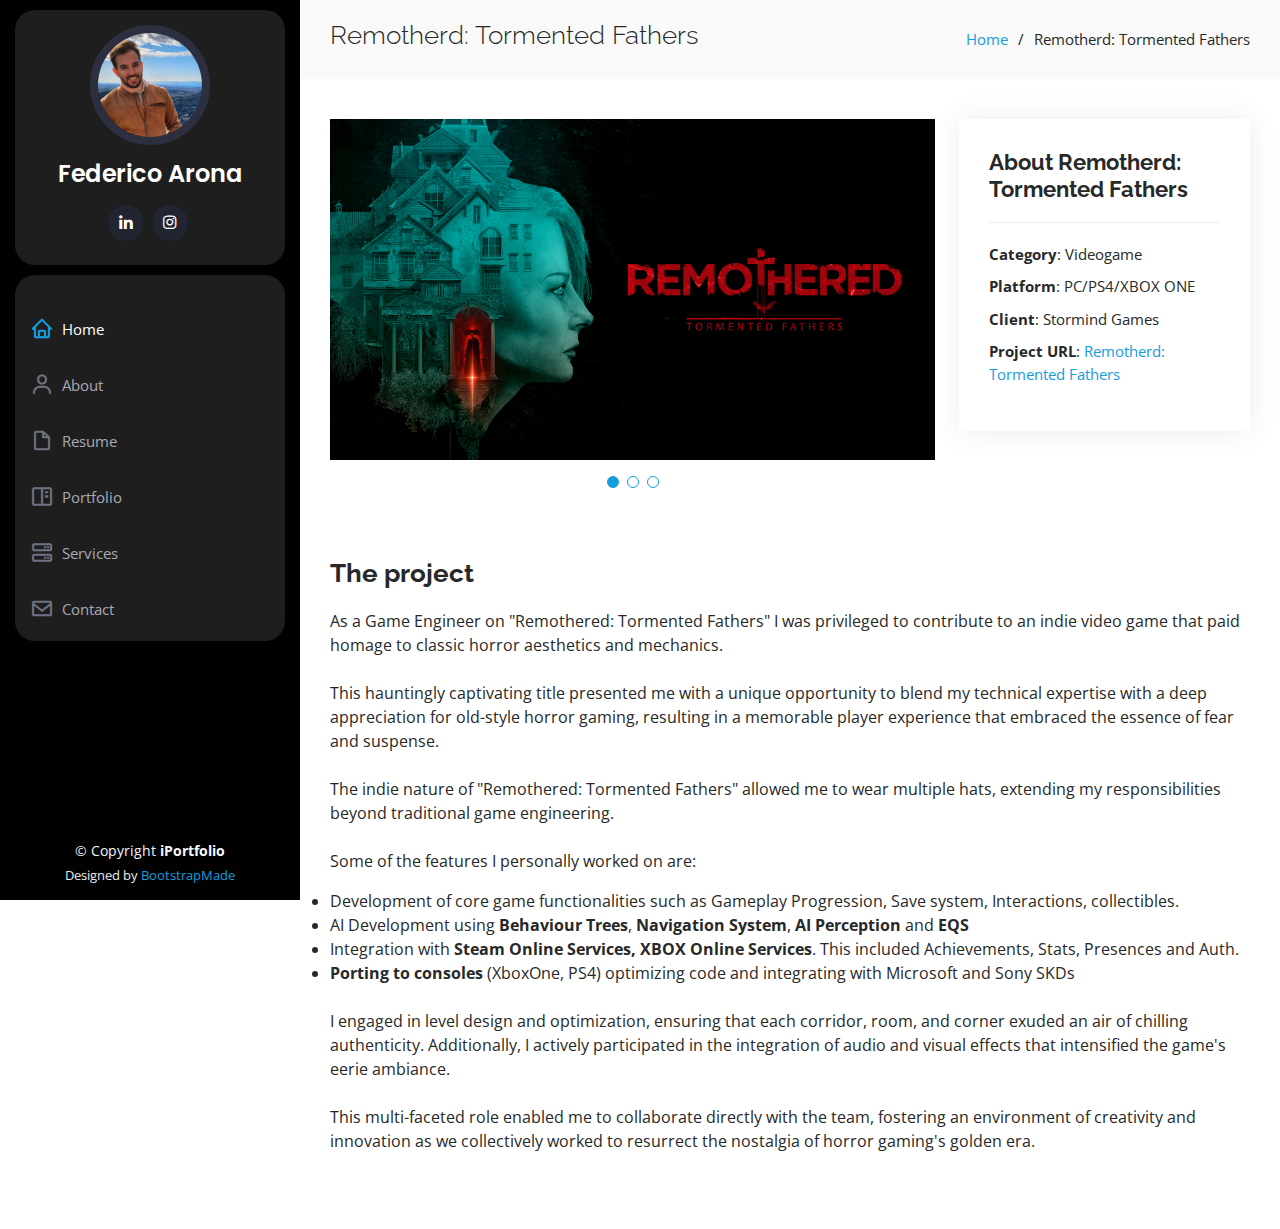
<file: portfolio-details-remo-tf.html>
<!DOCTYPE html>
<html lang="en">

<head>
  <meta charset="utf-8">
  <meta content="width=device-width, initial-scale=1.0" name="viewport">

  <title>Portfolio Details - Remotherd: Tormented Fathers</title>
  <meta content="" name="description">
  <meta content="" name="keywords">

  <!-- Favicons -->
  <link href="assets/img/logo_white_large.png" rel="icon">
  <link href="assets/img/logo_white_large.png" rel="apple-touch-icon">

  <!-- Google Fonts -->
  <link href="https://fonts.googleapis.com/css?family=Open+Sans:300,300i,400,400i,600,600i,700,700i|Raleway:300,300i,400,400i,500,500i,600,600i,700,700i|Poppins:300,300i,400,400i,500,500i,600,600i,700,700i" rel="stylesheet">

  <!-- Vendor CSS Files -->
  <link href="assets/vendor/aos/aos.css" rel="stylesheet">
  <link href="assets/vendor/bootstrap/css/bootstrap.min.css" rel="stylesheet">
  <link href="assets/vendor/bootstrap-icons/bootstrap-icons.css" rel="stylesheet">
  <link href="assets/vendor/boxicons/css/boxicons.min.css" rel="stylesheet">
  <link href="assets/vendor/glightbox/css/glightbox.min.css" rel="stylesheet">
  <link href="assets/vendor/swiper/swiper-bundle.min.css" rel="stylesheet">

  <!-- Template Main CSS File -->
  <link href="assets/css/style.css" rel="stylesheet">

  <!-- =======================================================
  * Template Name: iPortfolio
  * Updated: Jul 27 2023 with Bootstrap v5.3.1
  * Template URL: https://bootstrapmade.com/iportfolio-bootstrap-portfolio-websites-template/
  * Author: BootstrapMade.com
  * License: https://bootstrapmade.com/license/
  ======================================================== -->
</head>

<body>

  <!-- ======= Mobile nav toggle button ======= -->
  <i class="bi bi-list mobile-nav-toggle d-xl-none"></i>

  <!-- ======= Header ======= -->
  <header id="header">
    <div class="d-flex flex-column">

      <div class="profile">
        <img src="assets/img/me.webp" alt="" class="img-fluid rounded-circle">
        <h1 class="text-light"><a href="index.html">Federico Arona</a></h1>
        <div class="social-links mt-3 text-center">
          <a href="https://www.linkedin.com/in/federico-arona-595134163/" class="linkedin"><i class="bx bxl-linkedin"></i></a>
          <a href="https://www.instagram.com/itsfedefico/" class="instagram"><i class="bx bxl-instagram"></i></a>
        </div>          
</br>

      </div>

      <nav id="navbar" class="nav-menu navbar">
        <ul>
                    <li><a href="index.html#hero" class="nav-link scrollto active"><i class="bx bx-home"></i> <span>Home</span></a></li>
          <li><a href="index.html#about" class="nav-link scrollto"><i class="bx bx-user"></i> <span>About</span></a></li>
          <li><a href="index.html#resume" class="nav-link scrollto"><i class="bx bx-file-blank"></i> <span>Resume</span></a></li>
          <li><a href="index.html#portfolio" class="nav-link scrollto"><i class="bx bx-book-content"></i> <span>Portfolio</span></a></li>
          <li><a href="index.html#services" class="nav-link scrollto"><i class="bx bx-server"></i> <span>Services</span></a></li>
          <li><a href="index.html#contact" class="nav-link scrollto"><i class="bx bx-envelope"></i> <span>Contact</span></a></li>
        </ul>
      </nav><!-- .nav-menu -->
    </div>
  </header><!-- End Header -->

  <main id="main">

    <!-- ======= Breadcrumbs ======= -->
    <section id="breadcrumbs" class="breadcrumbs">
      <div class="container">

        <div class="d-flex justify-content-between align-items-center">
          <h2>Remotherd: Tormented Fathers</h2>
          <ol>
            <li><a href="index.html">Home</a></li>
            <li>Remotherd: Tormented Fathers</li>
          </ol>
        </div>

      </div>
    </section><!-- End Breadcrumbs -->

    <!-- ======= Portfolio Details Section ======= -->
    <section id="portfolio-details" class="portfolio-details">
      <div class="container">

        <div class="row gy-4">

          <div class="col-lg-8">
            <div class="portfolio-details-slider swiper">
              <div class="swiper-wrapper align-items-center">

                <div class="swiper-slide">
                  <img src="assets/img/portfolio/portfolio-details-remtf-1.jpg" alt="">
                </div>

                <div class="swiper-slide">
                  <img src="assets/img/portfolio/portfolio-details-remtf-2.jpg" alt="">
                </div>

                <div class="swiper-slide">
                  <img src="assets/img/portfolio/portfolio-details-remtf-3.jpg" alt="">
                </div>

              </div>
              <div class="swiper-pagination"></div>
            </div>
          </div>

          <div class="col-lg-4">
            <div class="portfolio-info">
              <h3>About Remotherd: Tormented Fathers</h3>
              <ul>
                <li><strong>Category</strong>: Videogame</li>
                <li><strong>Platform</strong>: PC/PS4/XBOX ONE</li>
                <li><strong>Client</strong>: Stormind Games</li>
                <li><strong>Project URL</strong>: <a href="https://stormindgames.com/game/remothered-tormented-fathers/">Remotherd: Tormented Fathers</a></li>
              </ul>
            </div>
           
          </div>

          <div class="portfolio-description">
            <h2>The project</h2>
            <p>
              As a Game Engineer on "Remothered: Tormented Fathers" 
              I was privileged to contribute to an indie video game that paid homage to classic horror aesthetics and mechanics. 
            </br></br>
              This hauntingly captivating title presented me with a unique opportunity to blend my technical expertise with 
              a deep appreciation for old-style horror gaming, resulting in a memorable player experience 
              that embraced the essence of fear and suspense.
            </br></br>

            The indie nature of "Remothered: Tormented Fathers" allowed me to wear multiple hats, 
            extending my responsibilities beyond traditional game engineering. 
          </br></br>
          Some of the features I personally worked on are:
          <li>Development of core game functionalities such as Gameplay Progression, Save system, Interactions, collectibles.</li>
          <li>AI Development using <strong>Behaviour Trees</strong>, <strong>Navigation System</strong>, <strong>AI Perception</strong> and <strong>EQS</strong></li>
          <li>Integration with <strong>Steam Online Services, XBOX Online Services</strong>. This included Achievements, Stats, Presences and Auth.</li>
          <li><strong>Porting to consoles</strong> (XboxOne, PS4) optimizing code and integrating with Microsoft and Sony SKDs</li>
          </br>
            I engaged in level design and optimization, ensuring that each corridor, room, and corner exuded an air of chilling authenticity. 
            Additionally, I actively participated in the integration of audio and visual effects that intensified the game's eerie ambiance. 
          </br></br>
            This multi-faceted role enabled me to collaborate directly with the team, fostering an environment of creativity 
            and innovation as we collectively worked to resurrect the nostalgia of horror gaming's golden era.
            </p>
          </div>

        </div>

      </div>
    </section><!-- End Portfolio Details Section -->

  </main><!-- End #main -->

  <!-- ======= Footer ======= -->
  <footer id="footer">
    <div class="container">
      <div class="copyright">
        &copy; Copyright <strong><span>iPortfolio</span></strong>
      </div>
      <div class="credits">
        <!-- All the links in the footer should remain intact. -->
        <!-- You can delete the links only if you purchased the pro version. -->
        <!-- Licensing information: https://bootstrapmade.com/license/ -->
        <!-- Purchase the pro version with working PHP/AJAX contact form: https://bootstrapmade.com/iportfolio-bootstrap-portfolio-websites-template/ -->
        Designed by <a href="https://bootstrapmade.com/">BootstrapMade</a>
      </div>
    </div>
  </footer><!-- End  Footer -->

  <a href="#" class="back-to-top d-flex align-items-center justify-content-center"><i class="bi bi-arrow-up-short"></i></a>

  <!-- Vendor JS Files -->
  <script src="assets/vendor/purecounter/purecounter_vanilla.js"></script>
  <script src="assets/vendor/aos/aos.js"></script>
  <script src="assets/vendor/bootstrap/js/bootstrap.bundle.min.js"></script>
  <script src="assets/vendor/glightbox/js/glightbox.min.js"></script>
  <script src="assets/vendor/isotope-layout/isotope.pkgd.min.js"></script>
  <script src="assets/vendor/swiper/swiper-bundle.min.js"></script>
  <script src="assets/vendor/typed.js/typed.umd.js"></script>
  <script src="assets/vendor/waypoints/noframework.waypoints.js"></script>
  <script src="assets/vendor/php-email-form/validate.js"></script>

  <!-- Template Main JS File -->
  <script src="assets/js/main.js"></script>

</body>

</html>
</file>
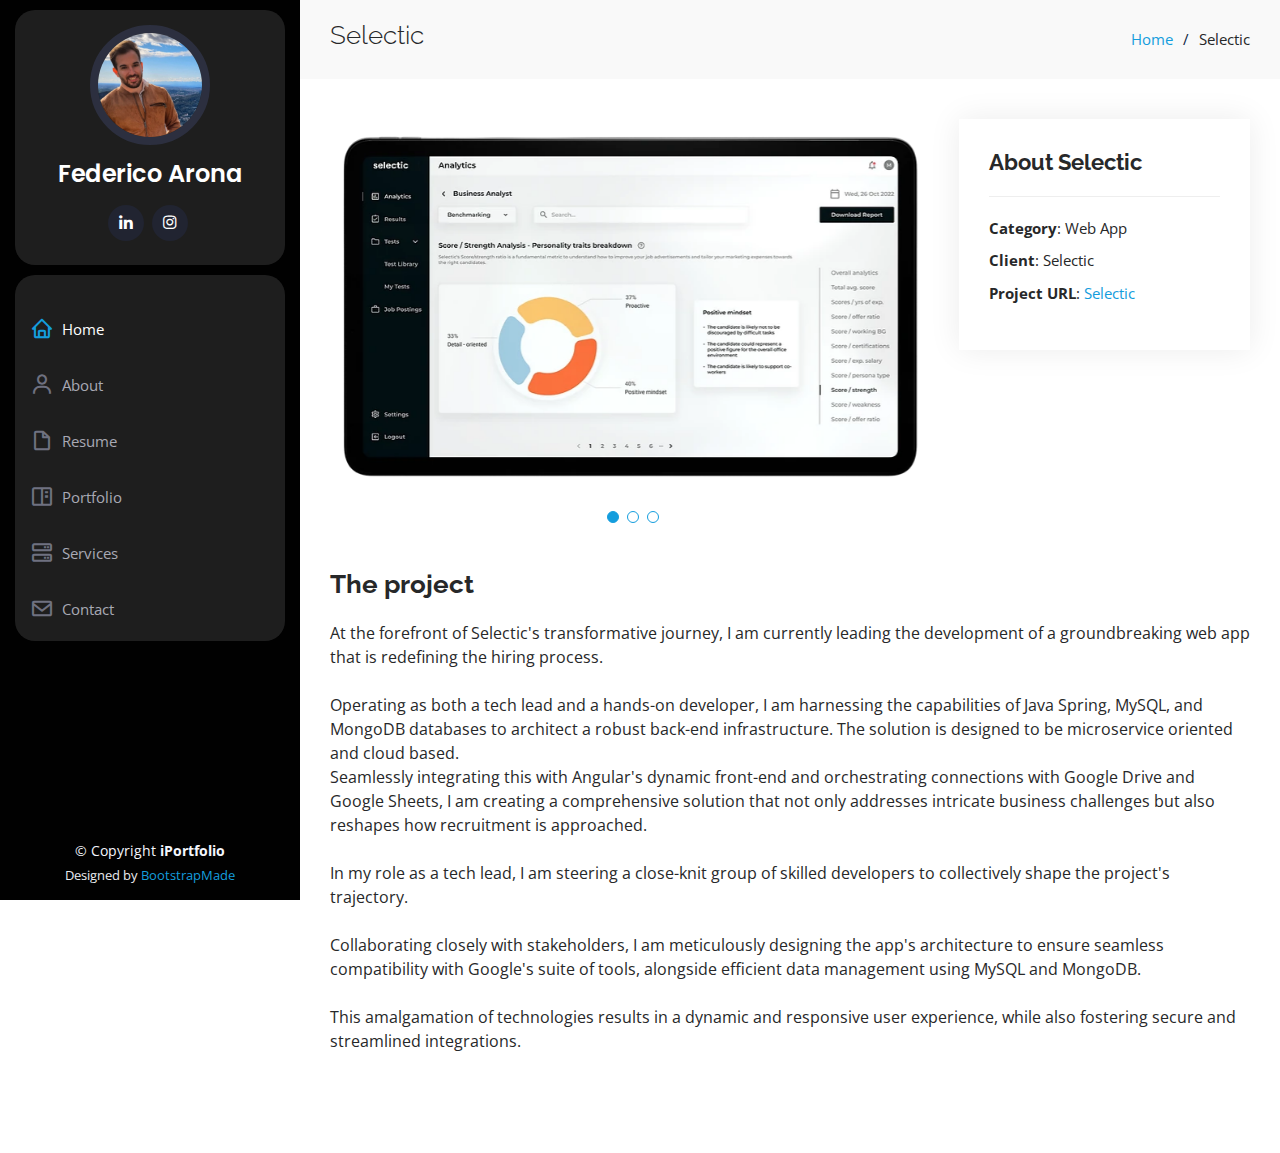
<file: portfolio-details-selectic.html>
<!DOCTYPE html>
<html lang="en">

<head>
  <meta charset="utf-8">
  <meta content="width=device-width, initial-scale=1.0" name="viewport">

  <title>Portfolio Details - Selectic</title>
  <meta content="" name="description">
  <meta content="" name="keywords">

  <!-- Favicons -->
  <link href="assets/img/logo_white_large.png" rel="icon">
  <link href="assets/img/logo_white_large.png" rel="apple-touch-icon">

  <!-- Google Fonts -->
  <link href="https://fonts.googleapis.com/css?family=Open+Sans:300,300i,400,400i,600,600i,700,700i|Raleway:300,300i,400,400i,500,500i,600,600i,700,700i|Poppins:300,300i,400,400i,500,500i,600,600i,700,700i" rel="stylesheet">

  <!-- Vendor CSS Files -->
  <link href="assets/vendor/aos/aos.css" rel="stylesheet">
  <link href="assets/vendor/bootstrap/css/bootstrap.min.css" rel="stylesheet">
  <link href="assets/vendor/bootstrap-icons/bootstrap-icons.css" rel="stylesheet">
  <link href="assets/vendor/boxicons/css/boxicons.min.css" rel="stylesheet">
  <link href="assets/vendor/glightbox/css/glightbox.min.css" rel="stylesheet">
  <link href="assets/vendor/swiper/swiper-bundle.min.css" rel="stylesheet">

  <!-- Template Main CSS File -->
  <link href="assets/css/style.css" rel="stylesheet">

  <!-- =======================================================
  * Template Name: iPortfolio
  * Updated: Jul 27 2023 with Bootstrap v5.3.1
  * Template URL: https://bootstrapmade.com/iportfolio-bootstrap-portfolio-websites-template/
  * Author: BootstrapMade.com
  * License: https://bootstrapmade.com/license/
  ======================================================== -->
</head>

<body>

  <!-- ======= Mobile nav toggle button ======= -->
  <i class="bi bi-list mobile-nav-toggle d-xl-none"></i>

  <!-- ======= Header ======= -->
  <header id="header">
    <div class="d-flex flex-column">

      <div class="profile">
        <img src="assets/img/me.webp" alt="" class="img-fluid rounded-circle">
        <h1 class="text-light"><a href="index.html">Federico Arona</a></h1>
        <div class="social-links mt-3 text-center">
          <a href="https://www.linkedin.com/in/federico-arona-595134163/" class="linkedin"><i class="bx bxl-linkedin"></i></a>
          <a href="https://www.instagram.com/itsfedefico/" class="instagram"><i class="bx bxl-instagram"></i></a>
        </div>          
</br>

      </div>

      <nav id="navbar" class="nav-menu navbar">
        <ul>
          <li><a href="index.html#hero" class="nav-link scrollto active"><i class="bx bx-home"></i> <span>Home</span></a></li>
          <li><a href="index.html#about" class="nav-link scrollto"><i class="bx bx-user"></i> <span>About</span></a></li>
          <li><a href="index.html#resume" class="nav-link scrollto"><i class="bx bx-file-blank"></i> <span>Resume</span></a></li>
          <li><a href="index.html#portfolio" class="nav-link scrollto"><i class="bx bx-book-content"></i> <span>Portfolio</span></a></li>
          <li><a href="index.html#services" class="nav-link scrollto"><i class="bx bx-server"></i> <span>Services</span></a></li>
          <li><a href="index.html#contact" class="nav-link scrollto"><i class="bx bx-envelope"></i> <span>Contact</span></a></li>
        </ul>
      </nav><!-- .nav-menu -->
    </div>
  </header><!-- End Header -->

  <main id="main">

    <!-- ======= Breadcrumbs ======= -->
    <section id="breadcrumbs" class="breadcrumbs">
      <div class="container">

        <div class="d-flex justify-content-between align-items-center">
          <h2>Selectic</h2>
          <ol>
            <li><a href="index.html">Home</a></li>
            <li>Selectic</li>
          </ol>
        </div>

      </div>
    </section><!-- End Breadcrumbs -->

    <!-- ======= Portfolio Details Section ======= -->
    <section id="portfolio-details" class="portfolio-details">
      <div class="container">

        <div class="row gy-4">

          <div class="col-lg-8">
            <div class="portfolio-details-slider swiper">
              <div class="swiper-wrapper align-items-center">

                <div class="swiper-slide">
                  <img src="assets/img/portfolio/portfolio-details-selectic-2.webp" alt="">
                </div>

                <div class="swiper-slide">
                  <img src="assets/img/portfolio/portfolio-details-selectic-1.webp" alt="">
                </div>

                <div class="swiper-slide">
                  <img src="assets/img/portfolio/portfolio-details-selectic-3.webp" alt="">
                </div>

              </div>
              <div class="swiper-pagination"></div>
            </div>
          </div>

          <div class="col-lg-4">
            <div class="portfolio-info">
              <h3>About Selectic</h3>
              <ul>
                <li><strong>Category</strong>: Web App</li>
                <li><strong>Client</strong>: Selectic</li>
                <li><strong>Project URL</strong>: <a href="https://www.selectic.tech/">Selectic</a></li>
              </ul>
            </div>
           
          </div>

        </div>

        <div class="portfolio-description">
          <h2>The project</h2>
          <p>
            At the forefront of Selectic's transformative journey, 
            I am currently leading the development of a groundbreaking web app that is redefining the hiring process. 
          </br></br>
            Operating as both a tech lead and a hands-on developer, 
            I am harnessing the capabilities of Java Spring, MySQL, and MongoDB databases to architect a robust back-end infrastructure. 
            The solution is designed to be microservice oriented and cloud based.
          </br>
            Seamlessly integrating this with Angular's dynamic front-end and orchestrating connections with Google Drive and Google Sheets, 
            I am creating a comprehensive solution that not only addresses intricate business challenges but also reshapes 
            how recruitment is approached.
          </br></br>
            In my role as a tech lead, I am steering a close-knit group of skilled developers to collectively shape the project's trajectory. 
          </br></br>
            Collaborating closely with stakeholders, I am meticulously designing the app's architecture to ensure seamless 
            compatibility with Google's suite of tools, alongside efficient data management using MySQL and MongoDB. 
          </br></br>
            This amalgamation of technologies results in a dynamic and responsive user experience, 
            while also fostering secure and streamlined integrations.
          </p>
        </div>

      </br>
      </div>
    </section><!-- End Portfolio Details Section -->

  </main><!-- End #main -->

  <!-- ======= Footer ======= -->
  <footer id="footer">
    <div class="container">
      <div class="copyright">
        &copy; Copyright <strong><span>iPortfolio</span></strong>
      </div>
      <div class="credits">
        <!-- All the links in the footer should remain intact. -->
        <!-- You can delete the links only if you purchased the pro version. -->
        <!-- Licensing information: https://bootstrapmade.com/license/ -->
        <!-- Purchase the pro version with working PHP/AJAX contact form: https://bootstrapmade.com/iportfolio-bootstrap-portfolio-websites-template/ -->
        Designed by <a href="https://bootstrapmade.com/">BootstrapMade</a>
      </div>
    </div>
  </footer><!-- End  Footer -->

  <a href="#" class="back-to-top d-flex align-items-center justify-content-center"><i class="bi bi-arrow-up-short"></i></a>

  <!-- Vendor JS Files -->
  <script src="assets/vendor/purecounter/purecounter_vanilla.js"></script>
  <script src="assets/vendor/aos/aos.js"></script>
  <script src="assets/vendor/bootstrap/js/bootstrap.bundle.min.js"></script>
  <script src="assets/vendor/glightbox/js/glightbox.min.js"></script>
  <script src="assets/vendor/isotope-layout/isotope.pkgd.min.js"></script>
  <script src="assets/vendor/swiper/swiper-bundle.min.js"></script>
  <script src="assets/vendor/typed.js/typed.umd.js"></script>
  <script src="assets/vendor/waypoints/noframework.waypoints.js"></script>
  <script src="assets/vendor/php-email-form/validate.js"></script>

  <!-- Template Main JS File -->
  <script src="assets/js/main.js"></script>

</body>

</html>
</file>
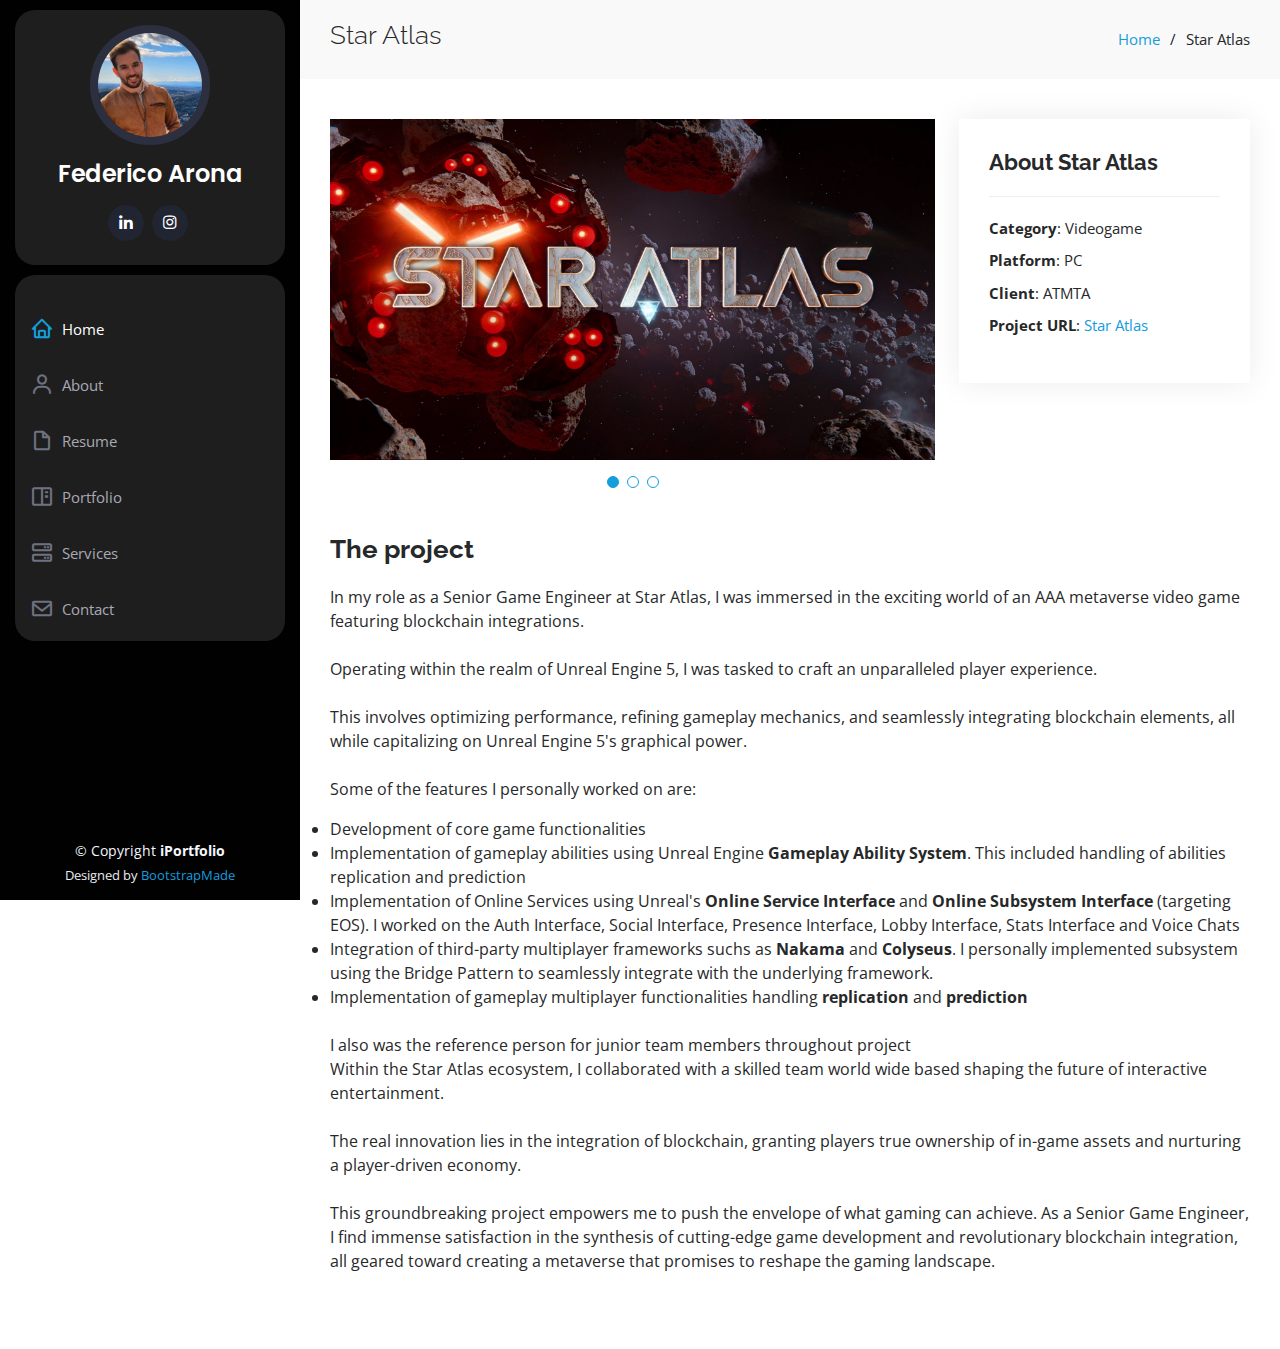
<file: portfolio-details-star-atlas.html>
<!DOCTYPE html>
<html lang="en">

<head>
  <meta charset="utf-8">
  <meta content="width=device-width, initial-scale=1.0" name="viewport">

  <title>Portfolio Details - Star Atlas</title>
  <meta content="" name="description">
  <meta content="" name="keywords">

  <!-- Favicons -->
  <link href="assets/img/logo_white_large.png" rel="icon">
  <link href="assets/img/logo_white_large.png" rel="apple-touch-icon">

  <!-- Google Fonts -->
  <link href="https://fonts.googleapis.com/css?family=Open+Sans:300,300i,400,400i,600,600i,700,700i|Raleway:300,300i,400,400i,500,500i,600,600i,700,700i|Poppins:300,300i,400,400i,500,500i,600,600i,700,700i" rel="stylesheet">

  <!-- Vendor CSS Files -->
  <link href="assets/vendor/aos/aos.css" rel="stylesheet">
  <link href="assets/vendor/bootstrap/css/bootstrap.min.css" rel="stylesheet">
  <link href="assets/vendor/bootstrap-icons/bootstrap-icons.css" rel="stylesheet">
  <link href="assets/vendor/boxicons/css/boxicons.min.css" rel="stylesheet">
  <link href="assets/vendor/glightbox/css/glightbox.min.css" rel="stylesheet">
  <link href="assets/vendor/swiper/swiper-bundle.min.css" rel="stylesheet">

  <!-- Template Main CSS File -->
  <link href="assets/css/style.css" rel="stylesheet">

  <!-- =======================================================
  * Template Name: iPortfolio
  * Updated: Jul 27 2023 with Bootstrap v5.3.1
  * Template URL: https://bootstrapmade.com/iportfolio-bootstrap-portfolio-websites-template/
  * Author: BootstrapMade.com
  * License: https://bootstrapmade.com/license/
  ======================================================== -->
</head>

<body>

  <!-- ======= Mobile nav toggle button ======= -->
  <i class="bi bi-list mobile-nav-toggle d-xl-none"></i>

  <!-- ======= Header ======= -->
  <header id="header">
    <div class="d-flex flex-column">

      <div class="profile">
        <img src="assets/img/me.webp" alt="" class="img-fluid rounded-circle">
        <h1 class="text-light"><a href="index.html">Federico Arona</a></h1>
        <div class="social-links mt-3 text-center">
          <a href="https://www.linkedin.com/in/federico-arona-595134163/" class="linkedin"><i class="bx bxl-linkedin"></i></a>
          <a href="https://www.instagram.com/itsfedefico/" class="instagram"><i class="bx bxl-instagram"></i></a>
        </div>          
        </br>
      </div>

      <nav id="navbar" class="nav-menu navbar">
        <ul>
          <li><a href="index.html#hero" class="nav-link scrollto active"><i class="bx bx-home"></i> <span>Home</span></a></li>
          <li><a href="index.html#about" class="nav-link scrollto"><i class="bx bx-user"></i> <span>About</span></a></li>
          <li><a href="index.html#resume" class="nav-link scrollto"><i class="bx bx-file-blank"></i> <span>Resume</span></a></li>
          <li><a href="index.html#portfolio" class="nav-link scrollto"><i class="bx bx-book-content"></i> <span>Portfolio</span></a></li>
          <li><a href="index.html#services" class="nav-link scrollto"><i class="bx bx-server"></i> <span>Services</span></a></li>
          <li><a href="index.html#contact" class="nav-link scrollto"><i class="bx bx-envelope"></i> <span>Contact</span></a></li>
        </ul>
      </nav><!-- .nav-menu -->
    </div>
  </header><!-- End Header -->

  <main id="main">

    <!-- ======= Breadcrumbs ======= -->
    <section id="breadcrumbs" class="breadcrumbs">
      <div class="container">

        <div class="d-flex justify-content-between align-items-center">
          <h2>Star Atlas</h2>
          <ol>
            <li><a href="index.html">Home</a></li>
            <li>Star Atlas</li>
          </ol>
        </div>

      </div>
    </section><!-- End Breadcrumbs -->

    <!-- ======= Portfolio Details Section ======= -->
    <section id="portfolio-details" class="portfolio-details">
      <div class="container">

        <div class="row gy-4">

          <div class="col-lg-8">
            <div class="portfolio-details-slider swiper">
              <div class="swiper-wrapper align-items-center">

                <div class="swiper-slide">
                  <img src="assets/img/portfolio/portfolio-details-star-atlas-1.jpg" alt="">
                </div>

                <div class="swiper-slide">
                  <img src="assets/img/portfolio/portfolio-details-star-atlas-2.png" alt="">
                </div>

                <div class="swiper-slide">
                  <img src="assets/img/portfolio/portfolio-details-star-atlas-3.jpeg" alt="">
                </div>

              </div>
              <div class="swiper-pagination"></div>
            </div>
          </div>

          <div class="col-lg-4">
            <div class="portfolio-info">
              <h3>About Star Atlas</h3>
              <ul>
                <li><strong>Category</strong>: Videogame</li>
                <li><strong>Platform</strong>: PC</li>
                <li><strong>Client</strong>: ATMTA</li>
                <li><strong>Project URL</strong>: <a href="https://staratlas.com/">Star Atlas</a></li>
              </ul>
            </div>
           
          </div>

        </div>

         <div class="portfolio-description">
              <h2>The project</h2>
              <p>
                In my role as a Senior Game Engineer at Star Atlas, I was immersed in the exciting world of an AAA metaverse video game 
                featuring blockchain integrations. 
                </br>                </br>
                Operating within the realm of Unreal Engine 5, I was tasked to craft an unparalleled player experience. 
                </br>                </br>
                This involves optimizing performance, refining gameplay mechanics, and seamlessly integrating blockchain elements, 
                all while capitalizing on Unreal Engine 5's graphical power.
                </br>                </br>
                Some of the features I personally worked on are:
                <li>Development of core game functionalities</li>
                <li>Implementation of gameplay abilities using Unreal Engine <strong>Gameplay Ability System</strong>. This included handling of abilities replication and prediction</li>
                <li>Implementation of Online Services using Unreal's <strong>Online Service Interface</strong> and <strong>Online Subsystem Interface</strong> (targeting EOS). I worked on the Auth Interface, Social Interface, Presence Interface, Lobby Interface, Stats Interface and Voice Chats</li>
                <li>Integration of third-party multiplayer frameworks suchs as <strong>Nakama</strong> and <strong>Colyseus</strong>. I personally implemented subsystem using the Bridge Pattern to seamlessly integrate with the underlying framework.</li>
                <li>Implementation of gameplay multiplayer functionalities handling <strong>replication</strong> and <strong>prediction</strong></li>
                </br> 
                I also was the reference person for junior team members throughout project
                </br>               
                Within the Star Atlas ecosystem, 
                I collaborated with a skilled team world wide based shaping the future of interactive entertainment.
                </br>                </br>
                The real innovation lies in the integration of blockchain,
                granting players true ownership of in-game assets and nurturing a player-driven economy. 
                </br>                </br>
                This groundbreaking project empowers me to push the envelope of what gaming can achieve. 
                As a Senior Game Engineer, I find immense satisfaction in the synthesis of cutting-edge game development and revolutionary blockchain integration, 
                all geared toward creating a metaverse that promises to reshape the gaming landscape.
              </p>
            </div>

      </div>
    </section><!-- End Portfolio Details Section -->

  </main><!-- End #main -->

  <!-- ======= Footer ======= -->
  <footer id="footer">
    <div class="container">
      <div class="copyright">
        &copy; Copyright <strong><span>iPortfolio</span></strong>
      </div>
      <div class="credits">
        <!-- All the links in the footer should remain intact. -->
        <!-- You can delete the links only if you purchased the pro version. -->
        <!-- Licensing information: https://bootstrapmade.com/license/ -->
        <!-- Purchase the pro version with working PHP/AJAX contact form: https://bootstrapmade.com/iportfolio-bootstrap-portfolio-websites-template/ -->
        Designed by <a href="https://bootstrapmade.com/">BootstrapMade</a>
      </div>
    </div>
  </footer><!-- End  Footer -->

  <a href="#" class="back-to-top d-flex align-items-center justify-content-center"><i class="bi bi-arrow-up-short"></i></a>

  <!-- Vendor JS Files -->
  <script src="assets/vendor/purecounter/purecounter_vanilla.js"></script>
  <script src="assets/vendor/aos/aos.js"></script>
  <script src="assets/vendor/bootstrap/js/bootstrap.bundle.min.js"></script>
  <script src="assets/vendor/glightbox/js/glightbox.min.js"></script>
  <script src="assets/vendor/isotope-layout/isotope.pkgd.min.js"></script>
  <script src="assets/vendor/swiper/swiper-bundle.min.js"></script>
  <script src="assets/vendor/typed.js/typed.umd.js"></script>
  <script src="assets/vendor/waypoints/noframework.waypoints.js"></script>
  <script src="assets/vendor/php-email-form/validate.js"></script>

  <!-- Template Main JS File -->
  <script src="assets/js/main.js"></script>

</body>

</html>
</file>
<file: assets/css/style.css>
/**
* Template Name: iPortfolio
* Updated: Jul 27 2023 with Bootstrap v5.3.1
* Template URL: https://bootstrapmade.com/iportfolio-bootstrap-portfolio-websites-template/
* Author: BootstrapMade.com
* License: https://bootstrapmade.com/license/
*/

/*--------------------------------------------------------------
# General
--------------------------------------------------------------*/
body {
  font-family: "Open Sans", sans-serif;
  color: #272829;
}

a {
  color: #149ddd;
  text-decoration: none;
}

a:hover {
  color: #37b3ed;
  text-decoration: none;
}

h1,
h2,
h3,
h4,
h5,
h6 {
  font-family: "Raleway", sans-serif;
}

/*--------------------------------------------------------------
# Back to top button
--------------------------------------------------------------*/
.back-to-top {
  position: fixed;
  visibility: hidden;
  opacity: 0;
  right: 15px;
  bottom: 15px;
  z-index: 996;
  background: #149ddd;
  width: 40px;
  height: 40px;
  border-radius: 50px;
  transition: all 0.4s;
}

.back-to-top i {
  font-size: 28px;
  color: #fff;
  line-height: 0;
}

.back-to-top:hover {
  background: #2eafec;
  color: #fff;
}

.back-to-top.active {
  visibility: visible;
  opacity: 1;
}

/*--------------------------------------------------------------
# Header
--------------------------------------------------------------*/
#header {
  position: fixed;
  top: 0;
  left: 0;
  bottom: 0;
  width: 300px;
  transition: all ease-in-out 0.5s;
  z-index: 9997;
  transition: all 0.5s;
  padding: 0 15px;
  /*background: #040b14;*/
  background: #010101;
  overflow-y: auto;
}

#header .profile img {
  margin: 15px auto;
  display: block;
  width: 120px;
  border: 8px solid #2c2f3f;
}

#header .profile {
  margin-top: 10px;
  background: #1e1e1e;
  border-radius: 20px;
}

#header .navbar {
  margin-top: 10px;
  background: #1e1e1e;
  border-radius: 20px;
}


#header .profile h1 {
  font-size: 24px;
  margin: 0;
  padding: 0;
  font-weight: 600;
  -moz-text-align-last: center;
  text-align-last: center;
  font-family: "Poppins", sans-serif;
}

#header .profile h1 a,
#header .profile h1 a:hover {
  color: #fff;
  text-decoration: none;
}

#header .profile .social-links a {
  font-size: 18px;
  display: inline-block;
  background: #212431;
  color: #fff;
  line-height: 1;
  padding: 8px 0;
  margin-right: 4px;
  border-radius: 50%;
  text-align: center;
  width: 36px;
  height: 36px;
  transition: 0.3s;
}

#header .profile .social-links a:hover {
  background: #149ddd;
  color: #fff;
  text-decoration: none;
}

#main {
  margin-left: 300px;
}

.container,
.container-fluid {
  padding-left: 30px;
  padding-right: 30px;
}

@media (max-width: 1199px) {
  #header {
    left: -300px;
  }

  #main {
    margin-left: 0;
  }

  .container,
  .container-fluid {
    padding-left: 12px;
    padding-right: 12px;
  }
}

/*--------------------------------------------------------------
# Navigation Menu
--------------------------------------------------------------*/
/* Desktop Navigation */
.nav-menu {
  padding: 30px 0 0 0;
}

.nav-menu * {
  margin: 0;
  padding: 0;
  list-style: none;
}

.nav-menu>ul>li {
  position: relative;
  white-space: nowrap;
}

.nav-menu a,
.nav-menu a:focus {
  display: flex;
  align-items: center;
  color: #a8a9b4;
  padding: 12px 15px;
  margin-bottom: 8px;
  transition: 0.3s;
  font-size: 15px;
}

.nav-menu a i,
.nav-menu a:focus i {
  font-size: 24px;
  padding-right: 8px;
  color: #6f7180;
}

.nav-menu a:hover,
.nav-menu .active,
.nav-menu .active:focus,
.nav-menu li:hover>a {
  text-decoration: none;
  color: #fff;
}

.nav-menu a:hover i,
.nav-menu .active i,
.nav-menu .active:focus i,
.nav-menu li:hover>a i {
  color: #149ddd;
}

/* Mobile Navigation */
.mobile-nav-toggle {
  position: fixed;
  right: 15px;
  top: 15px;
  z-index: 9998;
  border: 0;
  font-size: 24px;
  transition: all 0.4s;
  outline: none !important;
  background-color: #149ddd;
  color: #fff;
  width: 40px;
  height: 40px;
  display: inline-flex;
  align-items: center;
  justify-content: center;
  line-height: 0;
  border-radius: 50px;
  cursor: pointer;
}

.mobile-nav-active {
  overflow: hidden;
}

.mobile-nav-active #header {
  left: 0;
}

/*--------------------------------------------------------------
# Hero Section
--------------------------------------------------------------*/
#hero {
  width: 100%;
  height: 100vh;
  background: url("../img/ps4.webp") top center;
  background-size: cover;
}

#hero:before {
  content: "";
  background: rgba(5, 13, 24, 0.3);
  position: absolute;
  bottom: 0;
  top: 0;
  left: 0;
  right: 0;
  z-index: 1;
}

#hero .hero-container {
  position: relative;
  z-index: 2;
  min-width: 300px;
}

#hero h1 {
  margin: 0 0 10px 0;
  font-size: 64px;
  font-weight: 700;
  line-height: 56px;
  color: #fff;
}

#hero p {
  color: #fff;
  margin-bottom: 50px;
  font-size: 26px;
  font-family: "Poppins", sans-serif;
}

#hero p span {
  color: #fff;
  padding-bottom: 4px;
  letter-spacing: 1px;
  border-bottom: 3px solid #149ddd;
}

@media (min-width: 1024px) {
  #hero {
    background-attachment: fixed;
  }
}

@media (max-width: 768px) {
  #hero h1 {
    font-size: 28px;
    line-height: 36px;
  }

  #hero h2 {
    font-size: 18px;
    line-height: 24px;
    margin-bottom: 30px;
  }
}

/*--------------------------------------------------------------
# Sections General
--------------------------------------------------------------*/
section {
  padding: 60px 0;
  overflow: hidden;
}

.section-bg {
  background: #f5f8fd;
}

.section-title {
  padding-bottom: 30px;
}

.section-title h2 {
  font-size: 32px;
  font-weight: bold;
  margin-bottom: 20px;
  padding-bottom: 20px;
  position: relative;
  color: #173b6c;
}

.section-title h2::after {
  content: "";
  position: absolute;
  display: block;
  width: 50px;
  height: 3px;
  background: #149ddd;
  bottom: 0;
  left: 0;
}

.section-title p {
  margin-bottom: 0;
}

/*--------------------------------------------------------------
# About
--------------------------------------------------------------*/
.about .content h3 {
  font-weight: 700;
  font-size: 26px;
  color: #173b6c;
}

.about .content ul {
  list-style: none;
  padding: 0;
}

.about .content ul li {
  margin-bottom: 20px;
  display: flex;
  align-items: center;
}

.about .content ul strong {
  margin-right: 10px;
}

.about .content ul i {
  font-size: 16px;
  margin-right: 5px;
  color: #149ddd;
  line-height: 0;
}

.skills .skills-content ul i {
  font-size: 16px;
  margin-right: 5px;
  color: #149ddd;
  line-height: 0;
}

.skills .skills-content ul li {
  margin-bottom: 20px;
  display: flex;
  align-items: center;
}

.about .content p:last-child {
  margin-bottom: 0;
}

/*--------------------------------------------------------------
# Facts
--------------------------------------------------------------*/
.facts {
  padding-bottom: 30px;
}

.facts .count-box {
  padding: 30px;
  width: 100%;
}

.facts .count-box i {
  display: block;
  font-size: 44px;
  color: #149ddd;
  float: left;
  line-height: 0;
}

.facts .count-box span {
  font-size: 48px;
  line-height: 40px;
  display: block;
  font-weight: 700;
  color: #050d18;
  margin-left: 60px;
}

.facts .count-box p {
  padding: 15px 0 0 0;
  margin: 0 0 0 60px;
  font-family: "Raleway", sans-serif;
  font-size: 14px;
  color: #122f57;
}

.facts .count-box a {
  font-weight: 600;
  display: block;
  margin-top: 20px;
  color: #122f57;
  font-size: 15px;
  font-family: "Poppins", sans-serif;
  transition: ease-in-out 0.3s;
}

.facts .count-box a:hover {
  color: #1f5297;
}

/*--------------------------------------------------------------
# Akills
--------------------------------------------------------------*/
.skills .progress {
  height: 60px;
  display: block;
  background: none;
  border-radius: 0;
}

.skills .progress .skill {
  padding: 0;
  margin: 0 0 6px 0;
  text-transform: uppercase;
  display: block;
  font-weight: 600;
  font-family: "Poppins", sans-serif;
  color: #050d18;
}

.skills .progress .skill .val {
  float: right;
  font-style: normal;
}

.skills .progress-bar-wrap {
  background: #dce8f8;
  height: 10px;
}

.skills .progress-bar {
  width: 1px;
  height: 10px;
  transition: 0.9s;
  background-color: #149ddd;
}

/*--------------------------------------------------------------
# Resume
--------------------------------------------------------------*/
.resume .resume-title {
  font-size: 26px;
  font-weight: 700;
  margin-top: 20px;
  margin-bottom: 20px;
  color: #050d18;
}

.resume .resume-item {
  padding: 0 0 20px 20px;
  margin-top: -2px;
  border-left: 2px solid #1f5297;
  position: relative;
}

.resume .resume-item h4 {
  line-height: 18px;
  font-size: 18px;
  font-weight: 600;
  text-transform: uppercase;
  font-family: "Poppins", sans-serif;
  color: #050d18;
  margin-bottom: 10px;
}

.resume .resume-item h5 {
  font-size: 16px;
  background: #e4edf9;
  padding: 5px 15px;
  display: inline-block;
  font-weight: 600;
  margin-bottom: 10px;
}

.resume .resume-item ul {
  padding-left: 20px;
}

.resume .resume-item ul li {
  padding-bottom: 10px;
}

.resume .resume-item:last-child {
  padding-bottom: 0;
}

.resume .resume-item::before {
  content: "";
  position: absolute;
  width: 16px;
  height: 16px;
  border-radius: 50px;
  left: -9px;
  top: 0;
  background: #fff;
  border: 2px solid #1f5297;
}

/*--------------------------------------------------------------
# Portfolio
--------------------------------------------------------------*/
.portfolio .portfolio-item {
  margin-bottom: 30px;
}

.portfolio #portfolio-flters {
  padding: 0;
  margin: 0 auto 35px auto;
  list-style: none;
  text-align: center;
  background: #fff;
  border-radius: 50px;
  padding: 2px 15px;
}

.portfolio #portfolio-flters li {
  cursor: pointer;
  display: inline-block;
  padding: 10px 15px 8px 15px;
  font-size: 14px;
  font-weight: 600;
  line-height: 1;
  text-transform: uppercase;
  color: #272829;
  margin-bottom: 5px;
  transition: all 0.3s ease-in-out;
}

.portfolio #portfolio-flters li:hover,
.portfolio #portfolio-flters li.filter-active {
  color: #149ddd;
}

.portfolio #portfolio-flters li:last-child {
  margin-right: 0;
}

.portfolio .portfolio-wrap {
  transition: 0.3s;
  position: relative;
  overflow: hidden;
  z-index: 1;
}

.portfolio .portfolio-wrap::before {
  content: "";
  background: rgba(255, 255, 255, 0.5);
  position: absolute;
  left: 0;
  right: 0;
  top: 0;
  bottom: 0;
  transition: all ease-in-out 0.3s;
  z-index: 2;
  opacity: 0;
}

.portfolio .portfolio-wrap .portfolio-links {
  opacity: 1;
  left: 0;
  right: 0;
  bottom: -60px;
  z-index: 3;
  position: absolute;
  transition: all ease-in-out 0.3s;
  display: flex;
  justify-content: center;
}

.portfolio .portfolio-wrap .portfolio-links a {
  color: #fff;
  font-size: 28px;
  text-align: center;
  background: rgba(20, 157, 221, 0.75);
  transition: 0.3s;
  width: 50%;
}

.portfolio .portfolio-wrap .portfolio-links a:hover {
  background: rgba(20, 157, 221, 0.95);
}

.portfolio .portfolio-wrap .portfolio-links a+a {
  border-left: 1px solid #37b3ed;
}

.portfolio .portfolio-wrap:hover::before {
  top: 0;
  left: 0;
  right: 0;
  bottom: 0;
  opacity: 1;
}

.portfolio .portfolio-wrap:hover .portfolio-links {
  opacity: 1;
  bottom: 0;
}

/*--------------------------------------------------------------
# Portfolio Details
--------------------------------------------------------------*/
.portfolio-details {
  padding-top: 40px;
}

.portfolio-details .portfolio-details-slider img {
  width: 100%;
}

.portfolio-details .portfolio-details-slider .swiper-pagination {
  margin-top: 20px;
  position: relative;
}

.portfolio-details .portfolio-details-slider .swiper-pagination .swiper-pagination-bullet {
  width: 12px;
  height: 12px;
  background-color: #fff;
  opacity: 1;
  border: 1px solid #149ddd;
}

.portfolio-details .portfolio-details-slider .swiper-pagination .swiper-pagination-bullet-active {
  background-color: #149ddd;
}

.portfolio-details .portfolio-info {
  padding: 30px;
  box-shadow: 0px 0 30px rgba(5, 13, 24, 0.08);
}

.portfolio-details .portfolio-info h3 {
  font-size: 22px;
  font-weight: 700;
  margin-bottom: 20px;
  padding-bottom: 20px;
  border-bottom: 1px solid #eee;
}

.portfolio-details .portfolio-info ul {
  list-style: none;
  padding: 0;
  font-size: 15px;
}

.portfolio-details .portfolio-info ul li+li {
  margin-top: 10px;
}

.portfolio-details .portfolio-description {
  padding-top: 30px;
}

.portfolio-details .portfolio-description h2 {
  font-size: 26px;
  font-weight: 700;
  margin-bottom: 20px;
}

.portfolio-details .portfolio-description p {
  padding: 0;
}

/*--------------------------------------------------------------
# Services
--------------------------------------------------------------*/
.services .icon-box {
  margin-bottom: 20px;
}

.services .icon {
  float: left;
  display: flex;
  align-items: center;
  justify-content: center;
  width: 54px;
  height: 54px;
  background: #149ddd;
  border-radius: 50%;
  transition: 0.5s;
  border: 1px solid #149ddd;
}

.services .icon i {
  color: #fff;
  font-size: 24px;
  line-height: 0;
}

.services .icon-box:hover .icon {
  background: #fff;
}

.services .icon-box:hover .icon i {
  color: #149ddd;
}



.services .title {
  margin-left: 80px;
  font-weight: 700;
  margin-bottom: 15px;
  font-size: 18px;
}

.services .title a {
  color: #343a40;
}

.services .title a:hover {
  color: #149ddd;
}

.services .description {
  margin-left: 80px;
  line-height: 24px;
  font-size: 14px;
}

/*--------------------------------------------------------------
# Testimonials
--------------------------------------------------------------*/
.testimonials .testimonials-carousel,
.testimonials .testimonials-slider {
  overflow: hidden;
}

.testimonials .testimonial-item {
  box-sizing: content-box;
  text-align: center;
  min-height: 320px;
}

.testimonials .testimonial-item .testimonial-img {
  width: 90px;
  border-radius: 50%;
  margin: 0 auto;
}

.testimonials .testimonial-item h3 {
  font-size: 18px;
  font-weight: bold;
  margin: 10px 0 5px 0;
  color: #111;
}

.testimonials .testimonial-item h4 {
  font-size: 14px;
  color: #999;
  margin: 0;
}

.testimonials .testimonial-item .quote-icon-left,
.testimonials .testimonial-item .quote-icon-right {
  color: #c3e8fa;
  font-size: 26px;
}

.testimonials .testimonial-item .quote-icon-left {
  display: inline-block;
  left: -5px;
  position: relative;
}

.testimonials .testimonial-item .quote-icon-right {
  display: inline-block;
  right: -5px;
  position: relative;
  top: 10px;
}

.testimonials .testimonial-item p {
  font-style: italic;
  margin: 0 15px 15px 15px;
  padding: 20px;
  background: #fff;
  position: relative;
  margin-bottom: 35px;
  border-radius: 6px;
  box-shadow: 0px 2px 15px rgba(0, 0, 0, 0.1);
}

.testimonials .testimonial-item p::after {
  content: "";
  width: 0;
  height: 0;
  border-top: 20px solid #fff;
  border-right: 20px solid transparent;
  border-left: 20px solid transparent;
  position: absolute;
  bottom: -20px;
  left: calc(50% - 20px);
}

.testimonials .swiper-pagination {
  margin-top: 20px;
  position: relative;
}

.testimonials .swiper-pagination .swiper-pagination-bullet {
  width: 12px;
  height: 12px;
  background-color: #fff;
  opacity: 1;
  border: 1px solid #149ddd;
}

.testimonials .swiper-pagination .swiper-pagination-bullet-active {
  background-color: #149ddd;
}

/*--------------------------------------------------------------
# Contact
--------------------------------------------------------------*/
.contact {
  padding-bottom: 130px;
}

.contact .info {
  padding: 30px;
  background: #fff;
  width: 100%;
  box-shadow: 0 0 24px 0 rgba(0, 0, 0, 0.12);
}

.contact .info i {
  font-size: 20px;
  color: #149ddd;
  float: left;
  width: 44px;
  height: 44px;
  background: #dff3fc;
  display: flex;
  justify-content: center;
  align-items: center;
  border-radius: 50px;
  transition: all 0.3s ease-in-out;
}

.contact .info h4 {
  padding: 0 0 0 60px;
  font-size: 22px;
  font-weight: 600;
  margin-bottom: 5px;
  color: #050d18;
}

.contact .info p {
  padding: 0 0 10px 60px;
  margin-bottom: 20px;
  font-size: 14px;
  color: #173b6c;
}

.contact .info .email p {
  padding-top: 5px;
}

.contact .info .social-links {
  padding-left: 60px;
}

.contact .info .social-links a {
  font-size: 18px;
  display: inline-block;
  background: #333;
  color: #fff;
  line-height: 1;
  padding: 8px 0;
  border-radius: 50%;
  text-align: center;
  width: 36px;
  height: 36px;
  transition: 0.3s;
  margin-right: 10px;
}

.contact .info .social-links a:hover {
  background: #149ddd;
  color: #fff;
}

.contact .info .email:hover i,
.contact .info .address:hover i,
.contact .info .phone:hover i {
  background: #149ddd;
  color: #fff;
}

.contact .php-email-form {
  width: 100%;
  padding: 30px;
  background: #fff;
  box-shadow: 0 0 24px 0 rgba(0, 0, 0, 0.12);
}

.contact .php-email-form .form-group {
  padding-bottom: 8px;
}

.contact .php-email-form .validate {
  display: none;
  color: red;
  margin: 0 0 15px 0;
  font-weight: 400;
  font-size: 13px;
}

.contact .php-email-form .error-message {
  display: none;
  color: #fff;
  background: #ed3c0d;
  text-align: left;
  padding: 15px;
  font-weight: 600;
}

.contact .php-email-form .error-message br+br {
  margin-top: 25px;
}

.contact .php-email-form .sent-message {
  display: none;
  color: #fff;
  background: #18d26e;
  text-align: center;
  padding: 15px;
  font-weight: 600;
}

.contact .php-email-form .loading {
  display: none;
  background: #fff;
  text-align: center;
  padding: 15px;
}

.contact .php-email-form .loading:before {
  content: "";
  display: inline-block;
  border-radius: 50%;
  width: 24px;
  height: 24px;
  margin: 0 10px -6px 0;
  border: 3px solid #18d26e;
  border-top-color: #eee;
  animation: animate-loading 1s linear infinite;
}

.contact .php-email-form .form-group {
  margin-bottom: 15px;
}

.contact .php-email-form label {
  padding-bottom: 8px;
}

.contact .php-email-form input,
.contact .php-email-form textarea {
  border-radius: 0;
  box-shadow: none;
  font-size: 14px;
}

.contact .php-email-form input {
  height: 44px;
}

.contact .php-email-form textarea {
  padding: 10px 15px;
}

.contact .php-email-form button[type=submit] {
  background: #149ddd;
  border: 0;
  padding: 10px 24px;
  color: #fff;
  transition: 0.4s;
  border-radius: 4px;
}

.contact .php-email-form button[type=submit]:hover {
  background: #37b3ed;
}

@keyframes animate-loading {
  0% {
    transform: rotate(0deg);
  }

  100% {
    transform: rotate(360deg);
  }
}

/*--------------------------------------------------------------
# Breadcrumbs
--------------------------------------------------------------*/
.breadcrumbs {
  padding: 20px 0;
  background: #f9f9f9;
}

.breadcrumbs h2 {
  font-size: 26px;
  font-weight: 300;
}

.breadcrumbs ol {
  display: flex;
  flex-wrap: wrap;
  list-style: none;
  padding: 0;
  margin: 0;
  font-size: 15px;
}

.breadcrumbs ol li+li {
  padding-left: 10px;
}

.breadcrumbs ol li+li::before {
  display: inline-block;
  padding-right: 10px;
  color: #0e2442;
  content: "/";
}

@media (max-width: 768px) {
  .breadcrumbs .d-flex {
    display: block !important;
  }

  .breadcrumbs ol {
    display: block;
  }

  .breadcrumbs ol li {
    display: inline-block;
  }
}

/*--------------------------------------------------------------
# Footer
--------------------------------------------------------------*/
#footer {
  padding: 15px;
  color: #f4f6fd;
  font-size: 14px;
  position: fixed;
  left: 0;
  bottom: 0;
  width: 300px;
  z-index: 9999;
  /*background: #040b14;*/
  background: #010101;
}

#footer .copyright {
  text-align: center;
}

#footer .credits {
  padding-top: 5px;
  text-align: center;
  font-size: 13px;
  color: #eaebf0;
}

@media (max-width: 1199px) {
  #footer {
    position: static;
    width: auto;
    padding-right: 20px 15px;
  }
}
</file>
